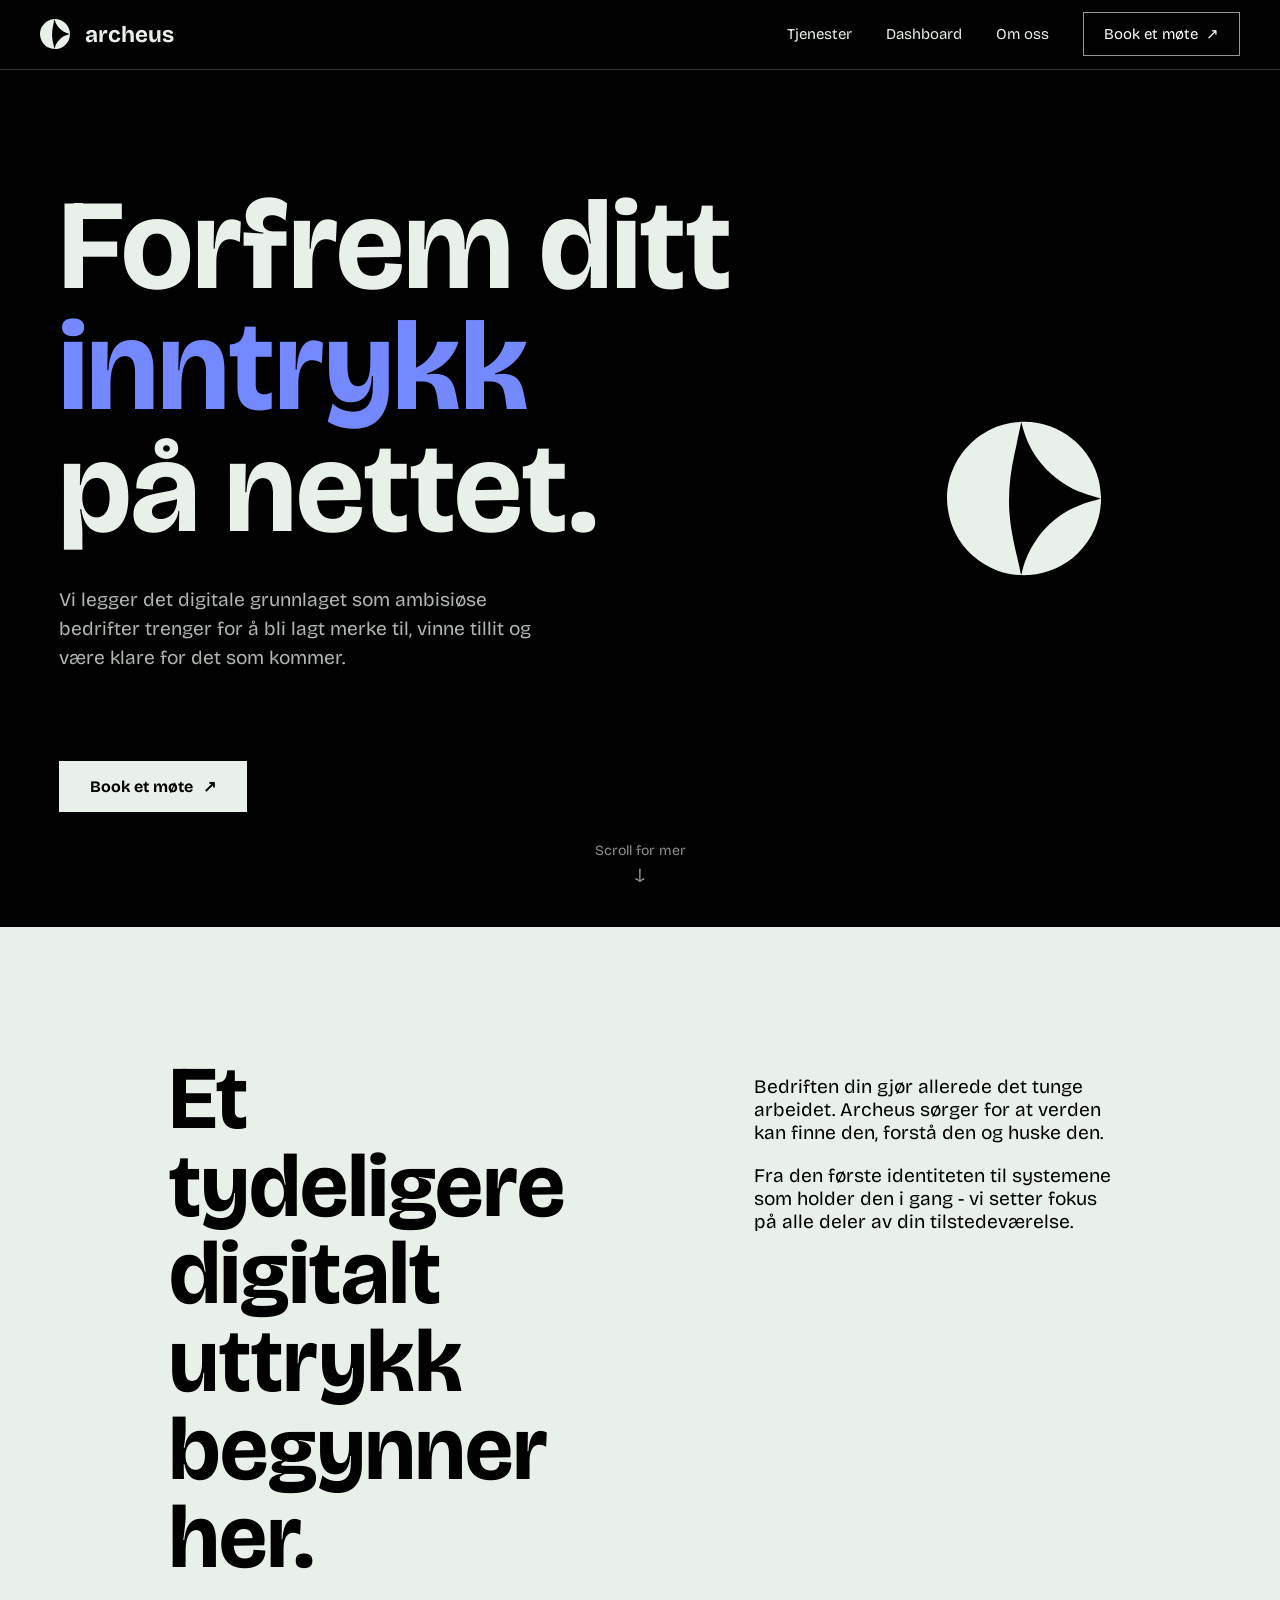
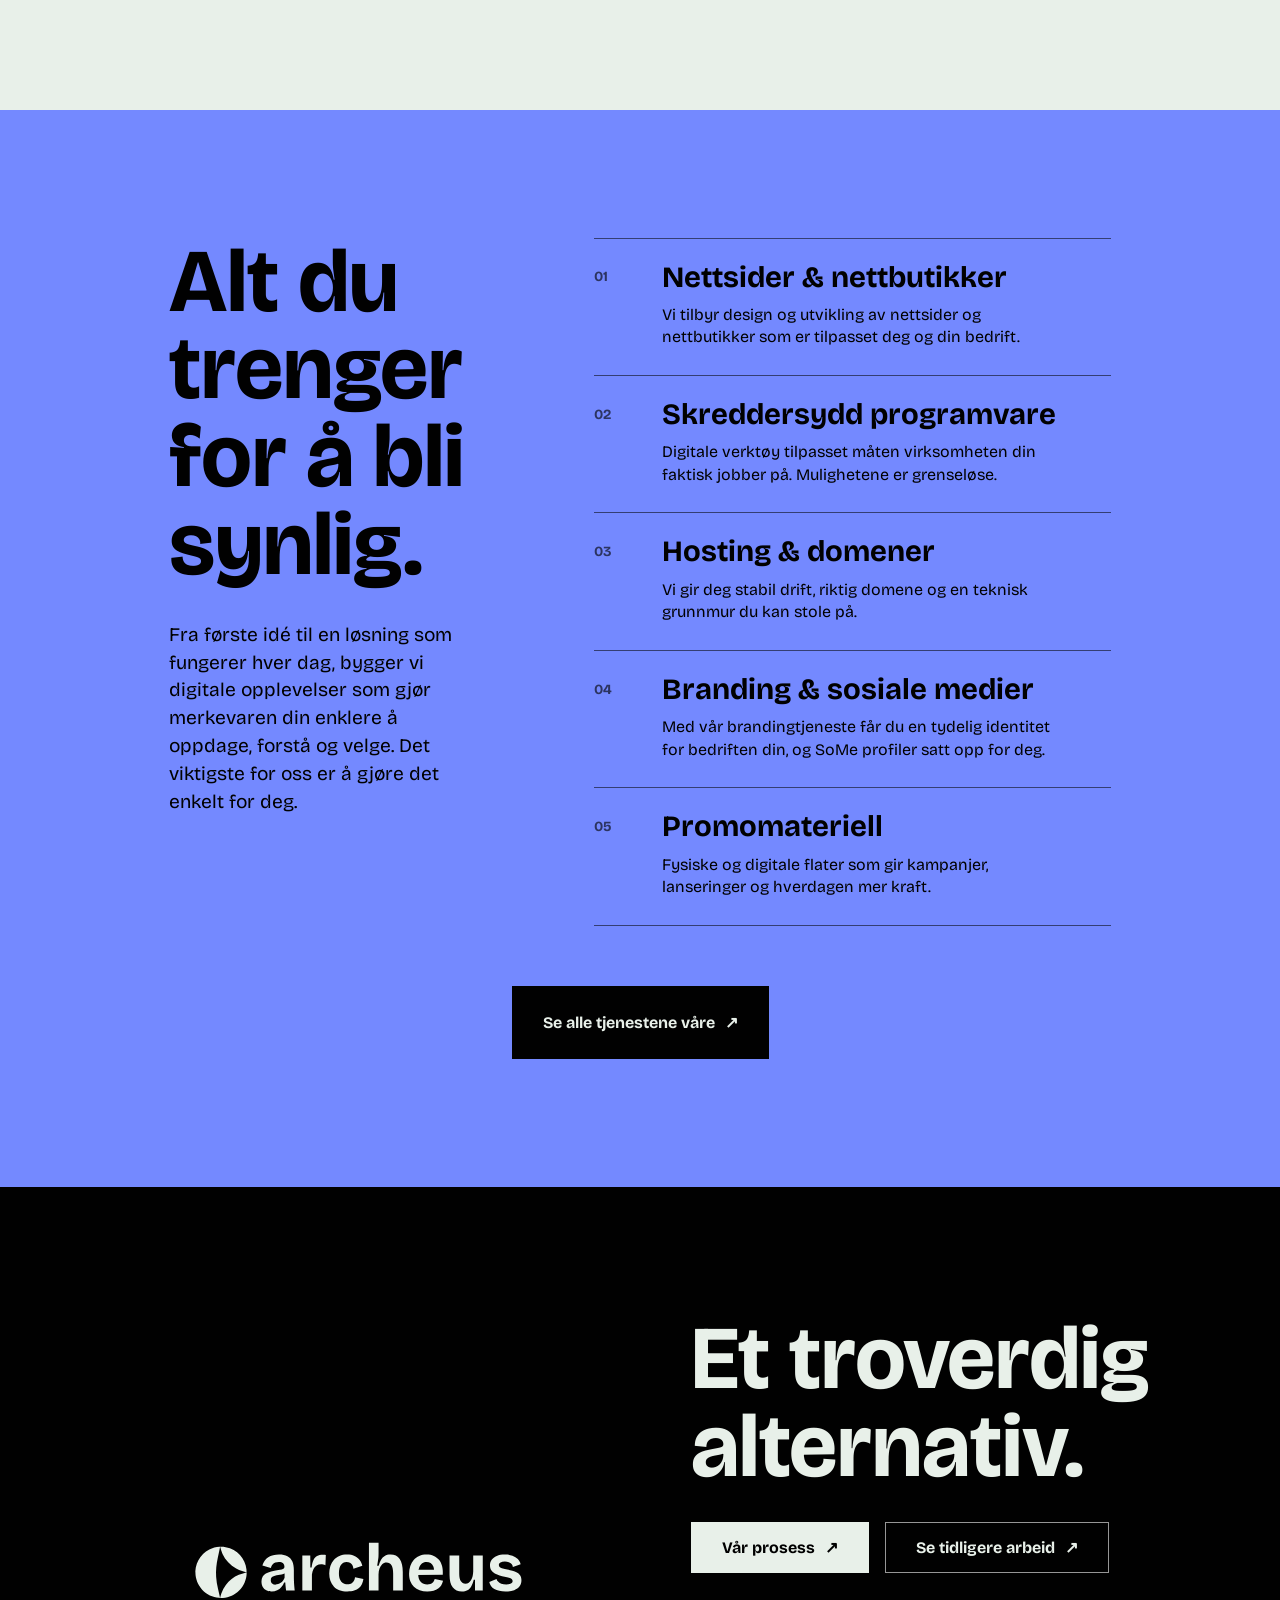
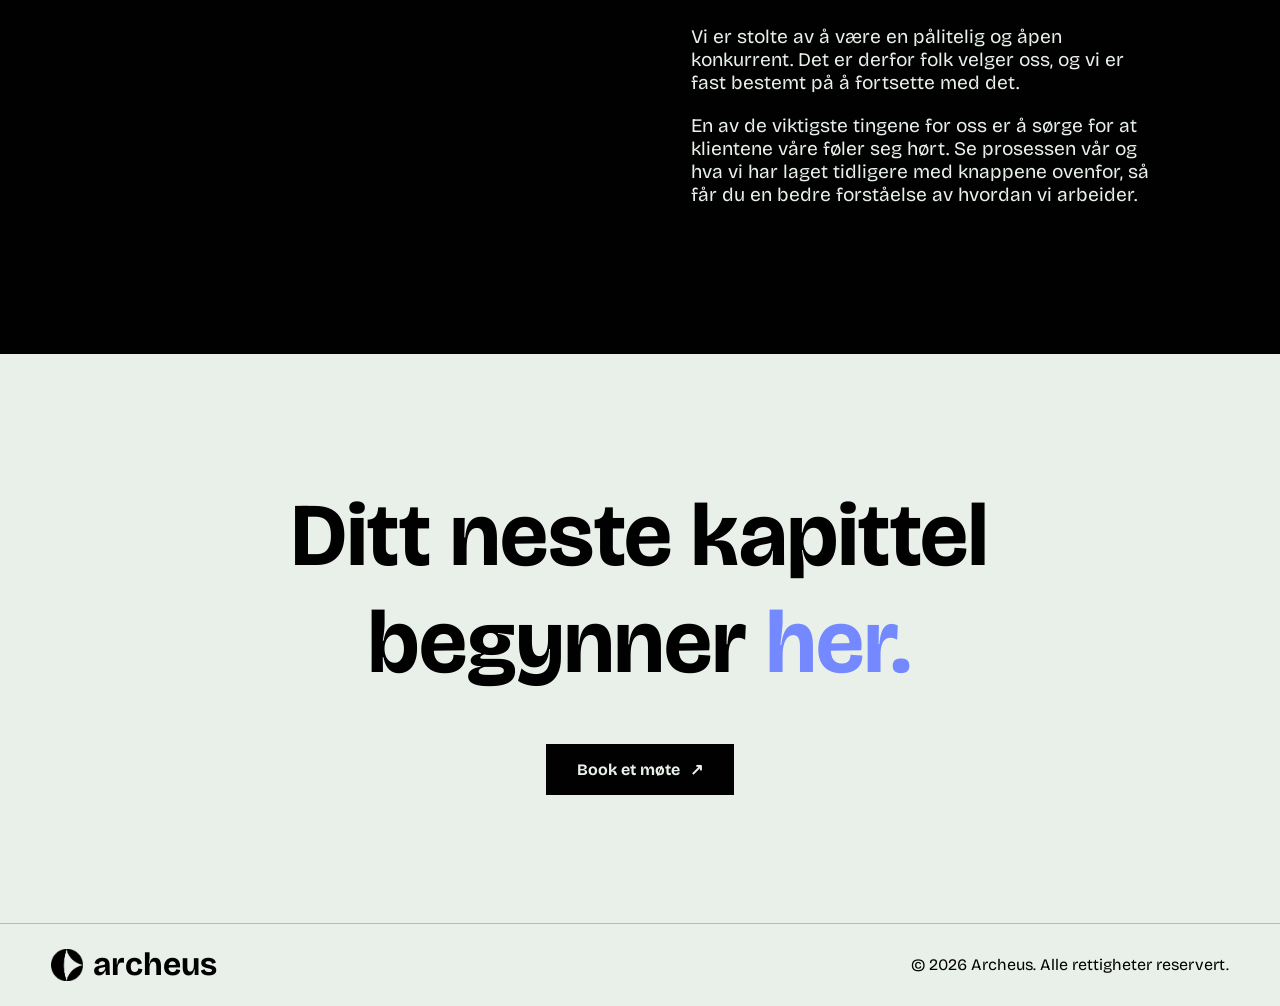
<file: index.html>
<!DOCTYPE html>
<html lang="no">
    <head>
        <meta charset="UTF-8">
        <meta name="viewport" content="width=device-width, initial-scale=1.0">
        <meta name="description" content="Vi legger det digitale grunnlaget som ambisiøse bedrifter trenger for å bli lagt merke til, vinne tillit og være klare for det som kommer.">
        <title>Archeus | Hjemmeside</title>
        <link rel="stylesheet" href="style.css">
        <link rel="apple-touch-icon" sizes="180x180" href="assets/favicon_io/apple-touch-icon.png">
        <link rel="icon" type="image/png" sizes="32x32" href="assets/favicon_io/favicon-32x32.png">
        <link rel="icon" type="image/png" sizes="16x16" href="assets/favicon_io/favicon-16x16.png">
        <link rel="manifest" href="assets/favicon_io/site.webmanifest">
        <!-- canonical + social previews. switch these to pretty URLs once the host serves them -->
        <link rel="canonical" href="https://archeus.solutions/">
        <meta property="og:type" content="website">
        <meta property="og:site_name" content="Archeus">
        <meta property="og:locale" content="nb_NO">
        <meta property="og:url" content="https://archeus.solutions/">
        <meta property="og:title" content="Archeus | Hjemmeside">
        <meta property="og:description" content="Vi legger det digitale grunnlaget som ambisiøse bedrifter trenger for å bli lagt merke til, vinne tillit og være klare for det som kommer.">
        <meta property="og:image" content="https://archeus.solutions/assets/og-image.png">
        <meta property="og:image:width" content="1200">
        <meta property="og:image:height" content="630">
        <meta property="og:image:alt" content="Archeus: Forfrem ditt inntrykk på nettet.">
        <meta name="twitter:card" content="summary_large_image">
    </head>
    <body>
        <nav>
            <div class="left-area">
                <a href="index.html" class="navbar-logo">
                    <img class="logo" src="assets/svgs/archeus-icon.svg" alt="archeus-logo">
                    <h1>archeus</h1>
                </a>
            </div>
            <div class="right-area">
                <a href="services.html">Tjenester</a>
                <a href="dashboard.html">Dashboard</a>
                <a href="about.html">Om oss</a>
                <button class="navbar-book" onclick="gotoPage('contact.html')">
                    <p href="contact.html">Book et møte<span aria-hidden="true">↗</span></p>
                </button>
            </div>
        </nav>

        <!-- Main page content is split into full-width color bands. -->
        <main>
            <!-- The section owns the background; its child only controls content width. -->
            <section id="top" class="page-section page-section--dark">
                <div class="welcome-div-container section-content">
                <div id="welcome-div">
                    <div class="welcome-text">
                        <p>Forfrem ditt</p>
                        <p id="blue">inntrykk</p>
                        <p>på nettet.</p>
                        <p id="smallText">Vi legger det digitale grunnlaget som ambisiøse bedrifter trenger for å bli lagt merke til, vinne tillit og være klare for det som kommer.</p>
                        <button id="welcome-button" onclick="gotoPage('contact.html')">
                            <p >Book et møte<span aria-hidden="true">↗</span></p>
                        </button>
                    </div>
                    <img id="landing-logo" src="assets/svgs/archeus-icon.svg" alt="logo">
                </div>
                </div>
                <a class="scroll-hint" href="#om-oss">Scroll for mer<span aria-hidden="true">↓</span></a>
            </section>

                <!-- A separate band can use its own color without exposing body edges. -->
            <section id="om-oss" class="page-section page-section--about">
                <div class="section-content about-content">
                    <!-- About content for the next homepage section. -->
                    <h2>Et tydeligere digitalt uttrykk begynner her.</h2>
                    <div class="about-copy">
                        <p>Bedriften din gjør allerede det tunge arbeidet. Archeus sørger for at verden kan finne den, forstå den og huske den.</p>
                        <p>Fra den første identiteten til systemene som holder den i gang - vi setter fokus på alle deler av din tilstedeværelse.</p>
                    </div>
                </div>
            </section>

            <!-- * Services section; broken into list items -->
            <section class="page-section page-section--services">
                <div class="section-content services-content">
                    <div class="services-intro">
                        <h2>Alt du trenger for å bli synlig.</h2>
                        <p class="services-lead">Fra første idé til en løsning som fungerer hver dag, bygger vi digitale opplevelser som gjør merkevaren din enklere å oppdage, forstå og velge. Det viktigste for oss er å gjøre det enkelt for deg.</p>
                    </div>
                    <div class="service-list" aria-label="Våre tjenester">
                        <article class="service-item">
                            <span class="service-number">01</span>
                            <div class="service-details">
                                <h3>Nettsider &amp; nettbutikker</h3>
                                <p>Vi tilbyr design og utvikling av nettsider og nettbutikker som er tilpasset deg og din bedrift.</p>
                            </div>
                        </article>
                        <article class="service-item">
                            <span class="service-number">02</span>
                            <div class="service-details">
                                <h3>Skreddersydd programvare</h3>
                                <p>Digitale verktøy tilpasset måten virksomheten din faktisk jobber på. Mulighetene er grenseløse.</p>
                            </div>
                        </article>
                        <article class="service-item">
                            <span class="service-number">03</span>
                            <div class="service-details">
                                <h3>Hosting &amp; domener</h3>
                                <p>Vi gir deg stabil drift, riktig domene og en teknisk grunnmur du kan stole på.</p>
                            </div>
                        </article>
                        <article class="service-item">
                            <span class="service-number">04</span>
                            <div class="service-details">
                                <h3>Branding &amp; sosiale medier</h3>
                                <p>Med vår brandingtjeneste får du en tydelig identitet for bedriften din, og SoMe profiler satt opp for deg.</p>
                            </div>
                        </article>
                        <article class="service-item">
                            <span class="service-number">05</span>
                            <div class="service-details">
                                <h3>Promomateriell</h3>
                                <p>Fysiske og digitale flater som gir kampanjer, lanseringer og hverdagen mer kraft.</p>
                            </div>
                        </article>
                    </div>
                </div>
                <button id="services-button" onclick="gotoPage('services.html')">
                    <p>Se alle tjenestene våre<span aria-hidden="true">↗</span></p>
                </button>
            </section>

            <!-- Process section -->
            <!-- * logo SVG is a placeholder for other companies' logos. 
             * When we have at least 3 under our belt, replace with those 3 on rotation -->
            <section class="page-section page-section--process">
                <div id="process-logos">
                    <svg id="Layer_1" data-name="Layer 1" xmlns="http://www.w3.org/2000/svg" viewBox="0 0 160 160">
                        <g>
                            <path class="cls-2" d="M49.85,87.33c-.7,0-1.31-.13-1.83-.41-.53-.27-.94-.66-1.23-1.17-.29-.51-.44-1.14-.44-1.88,0-.66.13-1.22.38-1.68.25-.46.63-.82,1.14-1.1.5-.28,1.11-.51,1.82-.7.71-.18,1.54-.35,2.5-.49.48-.08.88-.15,1.19-.22.32-.07.55-.19.71-.35.15-.16.23-.4.23-.71,0-.43-.15-.8-.46-1.11-.31-.31-.8-.46-1.48-.46-.43,0-.84.07-1.22.22s-.7.38-.97.7c-.27.32-.47.71-.59,1.19l-2.94-.9c.19-.63.45-1.18.79-1.64.34-.46.76-.85,1.25-1.17.49-.32,1.07-.55,1.71-.71s1.34-.23,2.06-.23c1.17,0,2.14.19,2.88.57.75.38,1.31.96,1.68,1.76s.56,1.82.56,3.07v2.06c0,.54.01,1.09.03,1.66.02.56.06,1.13.1,1.69.05.56.1,1.12.16,1.68h-2.99c-.05-.39-.1-.83-.15-1.34-.05-.51-.1-1.01-.13-1.5h-.39c-.23.57-.55,1.1-.95,1.59-.4.49-.89.87-1.47,1.16-.58.29-1.23.43-1.96.43ZM51.26,84.92c.28,0,.57-.05.88-.16.31-.11.6-.26.88-.45.28-.19.54-.44.79-.73.25-.29.43-.62.56-1v-1.92l.51.09c-.26.2-.58.36-.96.48-.38.12-.76.21-1.16.27s-.78.13-1.17.21c-.39.08-.73.17-1.04.29-.31.12-.55.28-.72.5-.17.22-.25.51-.25.88,0,.48.15.86.46,1.14.31.28.72.42,1.23.42Z"/>
                            <path class="cls-2" d="M60.53,87.01v-12.17h2.76l.02,4.17h.44c.12-1.05.33-1.9.63-2.55.29-.65.71-1.13,1.26-1.45.55-.32,1.22-.47,2.03-.47.12,0,.27,0,.44.02s.36.04.58.07l-.14,3.54c-.23-.11-.49-.18-.76-.22-.28-.04-.52-.06-.72-.06-.6,0-1.13.13-1.58.41s-.8.67-1.07,1.19-.45,1.16-.56,1.9v5.61h-3.34Z"/>
                            <path class="cls-2" d="M76.15,87.33c-1.05,0-1.97-.15-2.75-.45-.78-.3-1.43-.73-1.95-1.29-.52-.56-.91-1.22-1.18-1.98-.27-.76-.4-1.61-.4-2.54s.14-1.84.4-2.64c.27-.8.67-1.49,1.19-2.07.53-.58,1.17-1.03,1.95-1.36.77-.33,1.65-.49,2.64-.49s1.85.16,2.58.49c.73.32,1.33.78,1.8,1.36s.77,1.25.93,2.03l-3.08,1.02c-.06-.49-.19-.91-.39-1.25s-.47-.6-.81-.78-.74-.27-1.21-.27c-.42,0-.79.08-1.11.25s-.6.42-.83.76-.41.75-.52,1.22-.17,1.01-.17,1.61c0,.83.11,1.54.34,2.11.22.57.56,1.01,1,1.32.44.31.99.46,1.63.46s1.11-.12,1.47-.37.64-.56.82-.93c.19-.37.29-.76.32-1.18l2.92.65c-.08.6-.24,1.17-.49,1.69-.25.53-.6.98-1.05,1.38-.46.39-1.02.7-1.68.92s-1.45.32-2.36.32Z"/>
                            <path class="cls-2" d="M83.66,87.01v-16.57h3.34v3.8c0,.32-.01.65-.03.98-.02.33-.06.67-.12,1.02-.05.35-.1.7-.15,1.05-.05.36-.11.71-.19,1.07h.53c.22-.8.49-1.49.82-2.06.33-.57.76-1.01,1.29-1.32s1.19-.46,1.99-.46c1.42,0,2.49.5,3.2,1.51s1.07,2.52,1.07,4.54v6.44h-3.34v-5.91c0-1.28-.19-2.24-.58-2.87-.39-.63-.96-.95-1.71-.95-.62,0-1.12.19-1.52.56-.39.37-.7.87-.92,1.49-.22.63-.33,1.33-.35,2.1v5.58h-3.34Z"/>
                            <path class="cls-2" d="M103.93,87.33c-.99,0-1.88-.14-2.67-.42s-1.45-.68-1.99-1.21c-.54-.53-.95-1.17-1.24-1.93-.29-.76-.43-1.64-.43-2.63s.14-1.87.42-2.68c.28-.81.67-1.51,1.18-2.1s1.15-1.04,1.92-1.37c.77-.33,1.62-.49,2.55-.49s1.8.16,2.51.46c.72.31,1.32.76,1.8,1.36.48.59.83,1.33,1.07,2.19.23.87.32,1.88.25,3.04l-9.55.07v-1.81l7.62-.09-1.16.9c.09-.8.03-1.47-.19-1.99-.22-.53-.53-.92-.95-1.17-.42-.25-.87-.38-1.37-.38-.59,0-1.1.16-1.53.48s-.78.77-1.03,1.37-.38,1.31-.38,2.14c0,1.33.29,2.3.86,2.91.57.61,1.33.92,2.27.92.43,0,.8-.06,1.1-.17.3-.12.55-.27.75-.45.2-.19.36-.39.47-.62.12-.23.21-.46.29-.7l2.9.62c-.14.57-.34,1.09-.61,1.55-.27.46-.63.86-1.08,1.18-.45.32-.99.58-1.61.75-.62.18-1.36.27-2.19.27Z"/>
                            <path class="cls-2" d="M115.96,87.33c-1.42,0-2.5-.48-3.22-1.45-.73-.96-1.09-2.44-1.09-4.41v-6.63h3.36v6.21c0,1.19.18,2.08.53,2.67.35.59.9.88,1.62.88.45,0,.83-.11,1.15-.32.32-.22.59-.52.82-.92.23-.39.41-.85.53-1.37.12-.52.19-1.08.21-1.7v-5.45h3.31v12.17h-2.69v-3.8h-.44c-.23.96-.53,1.74-.88,2.35s-.8,1.06-1.32,1.34c-.53.29-1.16.43-1.9.43Z"/>
                            <path class="cls-2" d="M131.11,87.33c-.82,0-1.56-.08-2.21-.23s-1.22-.38-1.7-.67c-.48-.29-.87-.64-1.16-1.05-.29-.41-.5-.86-.6-1.36l2.53-1.07c.08.32.25.64.52.94.27.3.64.54,1.12.72.48.18,1.06.27,1.74.27s1.24-.1,1.62-.31c.39-.21.58-.51.58-.89,0-.29-.11-.52-.32-.7-.22-.17-.53-.32-.94-.44-.41-.12-.92-.25-1.52-.37-.57-.11-1.15-.25-1.74-.42-.59-.17-1.14-.39-1.66-.67-.52-.28-.93-.65-1.23-1.1-.3-.46-.45-1.03-.45-1.73,0-.74.2-1.39.59-1.94.39-.55.98-.98,1.76-1.31.78-.33,1.72-.49,2.82-.49,1,0,1.88.14,2.63.41.75.27,1.37.66,1.87,1.16.49.5.82,1.1.97,1.8l-2.69.9c-.06-.39-.21-.71-.45-.98s-.56-.48-.95-.63c-.39-.15-.85-.22-1.38-.22-.65,0-1.16.11-1.53.32-.37.22-.56.51-.56.88,0,.29.12.53.36.72.24.19.58.33,1.01.44.43.11.94.23,1.53.37.6.12,1.2.27,1.78.43.59.16,1.12.37,1.6.63s.86.6,1.14,1.03c.28.43.42,1,.42,1.69,0,.8-.21,1.5-.64,2.08s-1.05,1.03-1.87,1.33c-.82.3-1.82.45-2.99.45Z"/>
                        </g>
                        <path class="cls-1" d="M31.81,71.78c1.21-.08,2.45.1,3.58.54,3.66,1.41,6.01,4.89,5.81,8.84-.05,1.03-.3,2.05-.7,3-.45,1.09-1.15,2.07-1.99,2.89-.72.7-1.58,1.31-2.5,1.71-.98.43-2,.72-3.08.79-1.28.08-2.53-.1-3.74-.54-1.05-.38-2.01-.98-2.84-1.72-.83-.75-1.52-1.65-2.02-2.65-.46-.92-.73-1.9-.87-2.92-.48-3.7,1.52-7.24,4.78-8.96,1.09-.58,2.34-.89,3.57-.96ZM32,71.83c-.07.07-.07.2-.09.29-.05.23-.09.46-.14.69-.2.93-.38,1.86-.59,2.78-.48,2.18-.72,4.42-.57,6.66.09,1.4.33,2.75.64,4.11.17.75.35,1.5.52,2.25.04.19.13.74.21.87.08-.08.08-.32.12-.44.09-.35.19-.69.31-1.03.38-1.04.9-2.02,1.56-2.91,1.14-1.54,2.74-2.82,4.51-3.55.56-.23,1.14-.42,1.72-.59.32-.09.69-.15.98-.3-.51-.18-1.04-.31-1.56-.48-.7-.23-1.41-.5-2.06-.86-2.05-1.13-3.75-2.9-4.74-5.03-.37-.8-.61-1.62-.82-2.47Z"/>
                    </svg>
                </div>
                <div class="section-content process-content"> 
                    <h2>Et troverdig alternativ.</h2>
                    <div class="process-buttons">
                        <button id="process-button" onclick="gotoPage('process.html')">
                            <p>Vår prosess<span aria-hidden="true">↗</span></p>
                        </button>
                        <button id="portfolio-button" onclick="gotoPage('portfolio.html')">
                            <p>Se tidligere arbeid<span aria-hidden="true">↗</span></p>
                        </button>
                    </div>
                    <div class="process-copy">
                        <p>Vi er stolte av å være en pålitelig og åpen konkurrent. Det er derfor folk velger oss, og vi er fast bestemt på å fortsette med det.</p>
                        <p>En av de viktigste tingene for oss er å sørge for at klientene våre føler seg hørt. Se prosessen vår og hva vi har laget tidligere med knappene ovenfor, så får du en bedre forståelse av hvordan vi arbeider.</p>
                    </div>
                </div>
            </section>

            <!-- tagline section -->
            <section class="page-section page-section--tagline">
                <div class="section-content tagline-content">
                    <h2>Ditt neste kapittel begynner </h2>
                    <h2 id="blue">her.</h2>
                    <button id="goodbye-button" onclick="gotoPage('contact.html')">
                        <a>Book et møte<span aria-hidden="true">↗</span></a>
                    </button>
                </div>
            </section>

            <!-- TODO: designing footer -->
            <footer>
                <div class="footer-content">
                    <div class="footer-left">
                        <img src="assets/svgs/archeus-icon-dark-img.png" alt="archeus-logo">
                        <h1>archeus</h1>
                    </div>
                    <p>&copy; 2026 Archeus. Alle rettigheter reservert.</p>
                </div>
            </footer>
        </main>

        <script src="script.js"></script>
    </body>
</html>
</file>
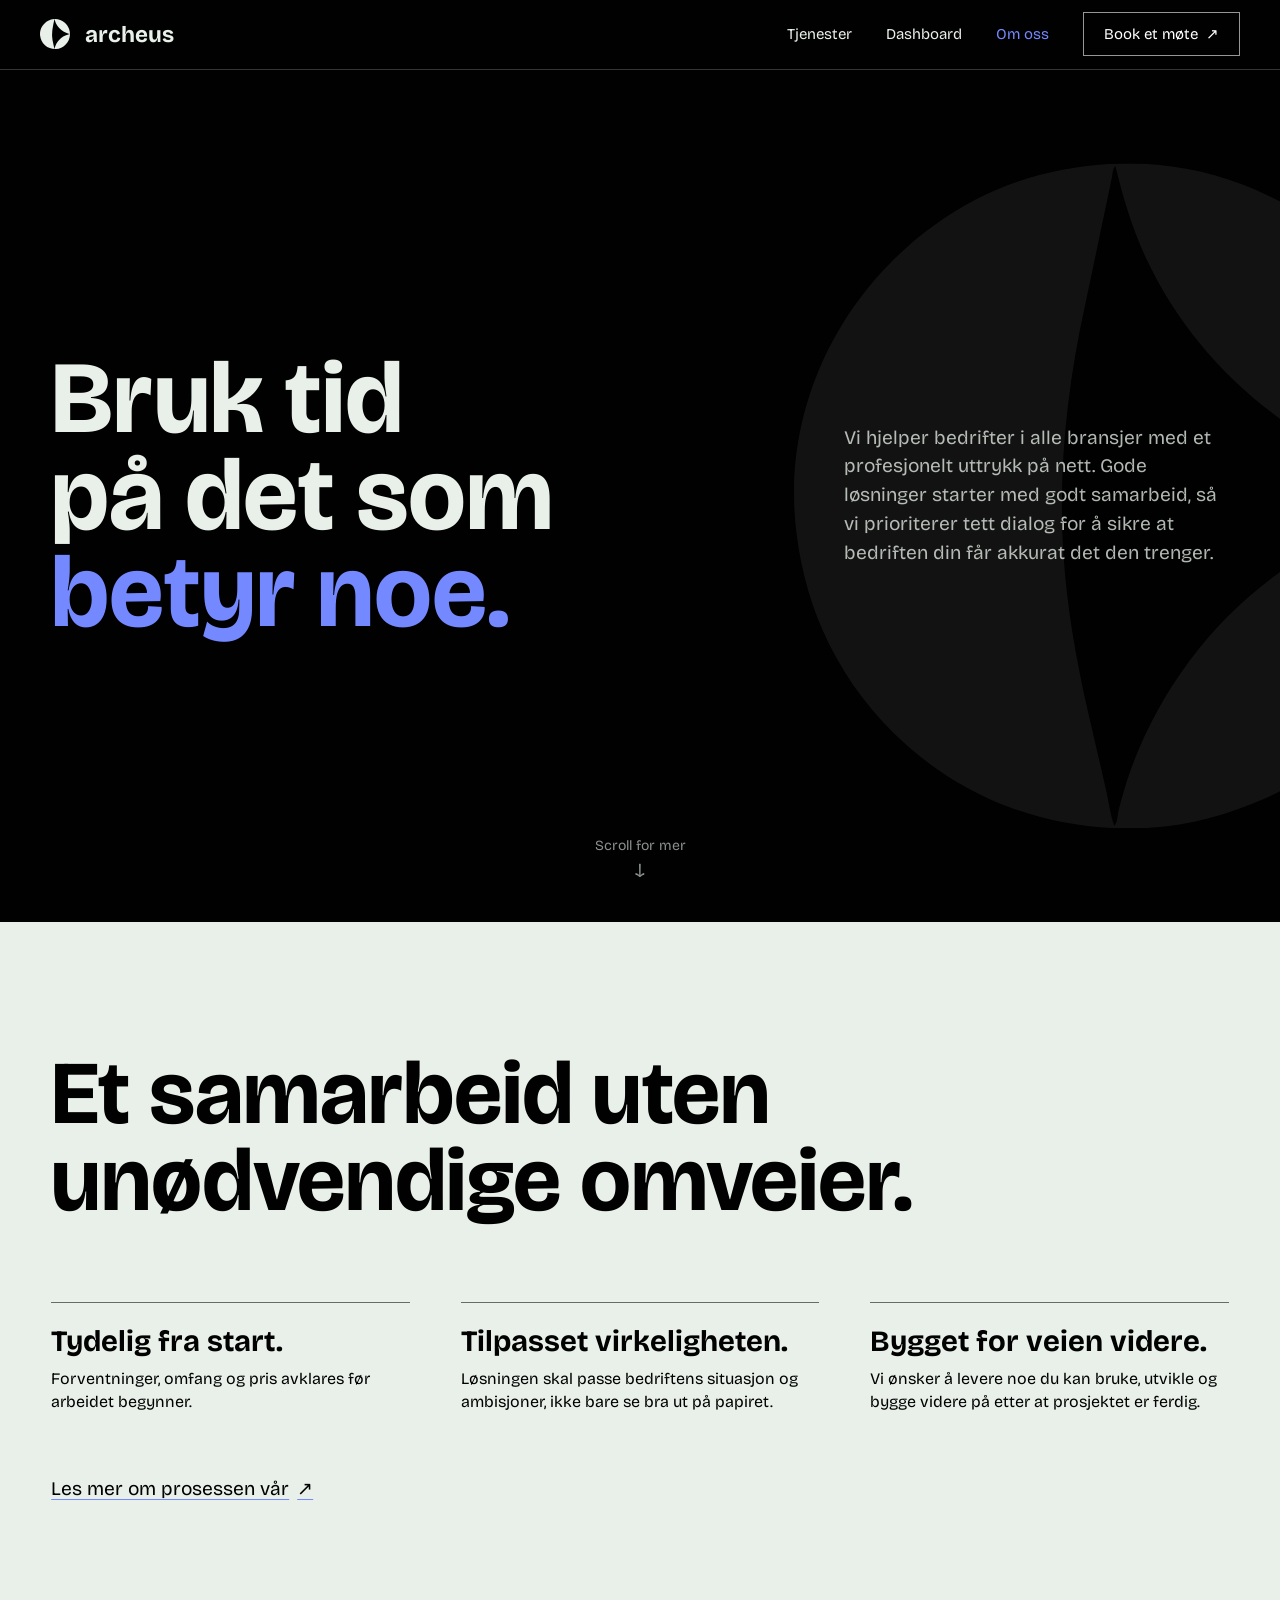
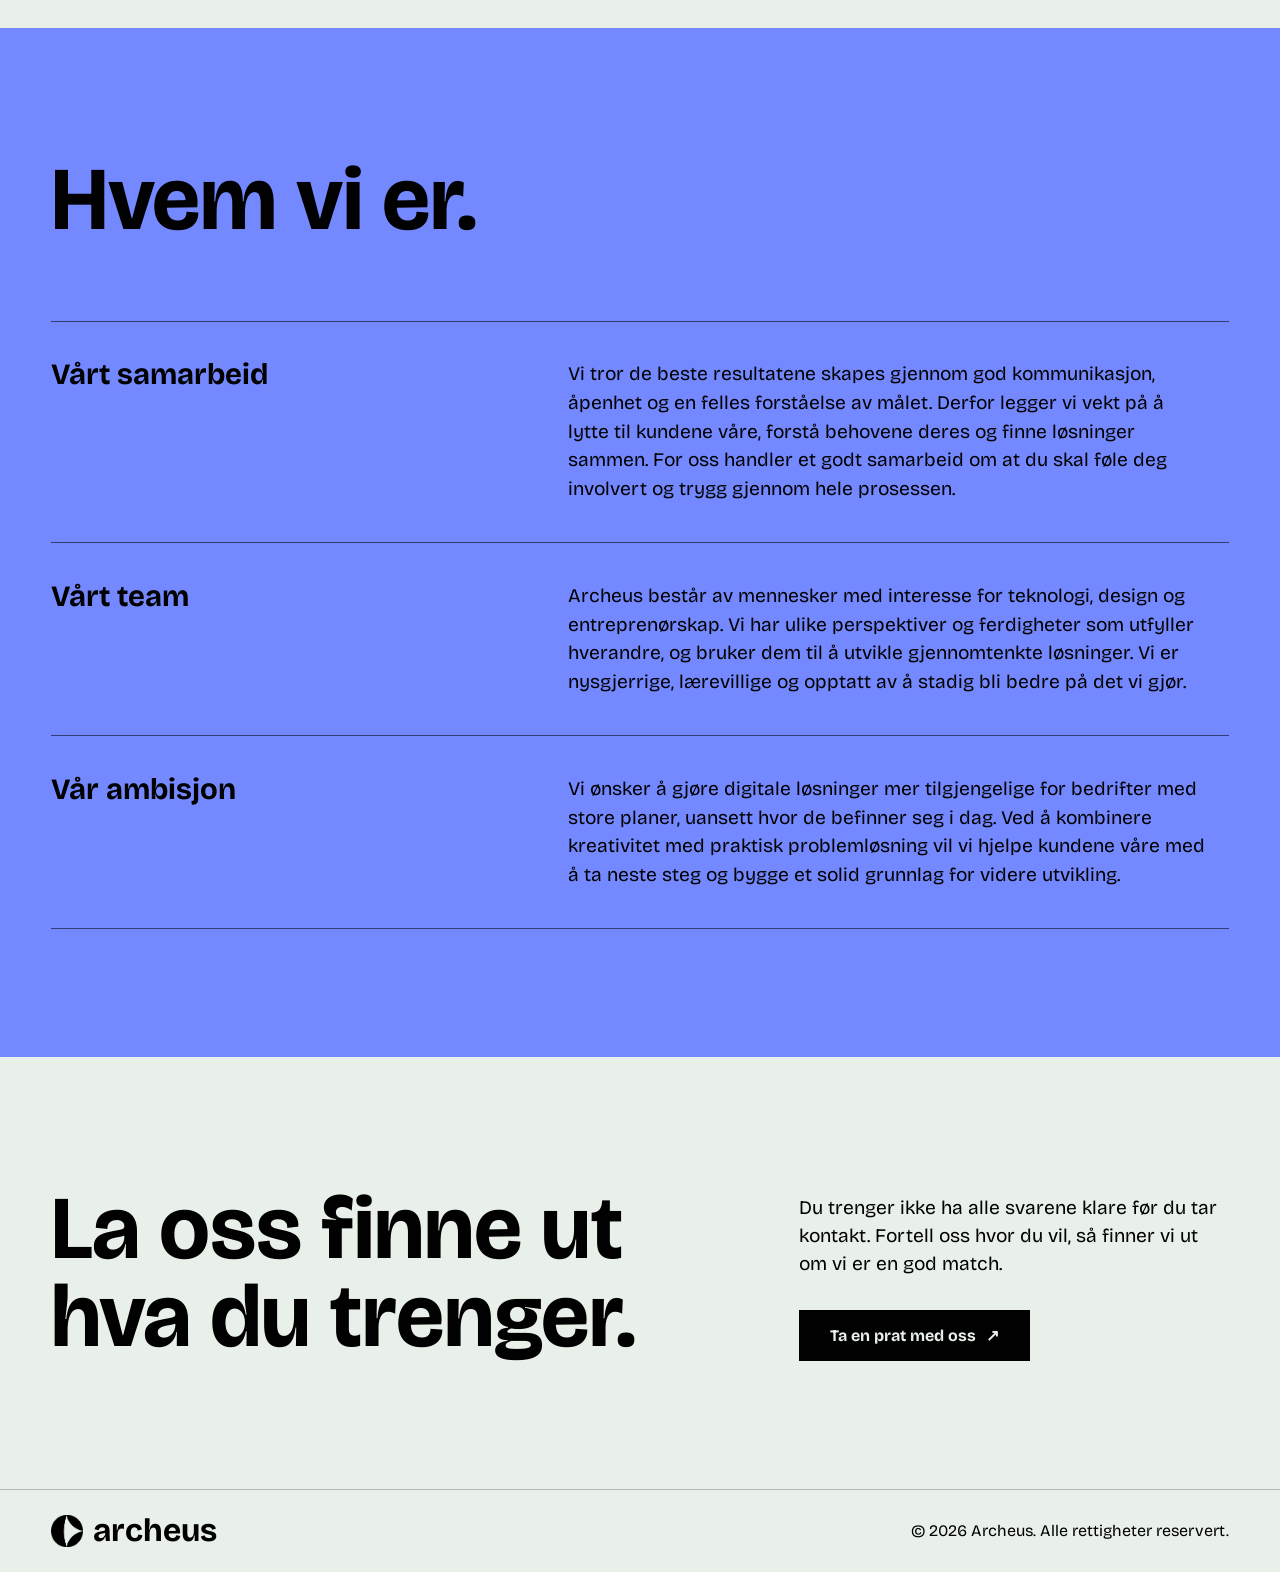
<file: about.html>
<!DOCTYPE html>
<html lang="no">
    <head>
        <meta charset="UTF-8">
        <meta name="viewport" content="width=device-width, initial-scale=1.0">
        <meta name="description" content="Vi hjelper bedrifter i alle bransjer med et profesjonelt uttrykk på nett, og vi gjør det gjennom tett samarbeid og tydelig kommunikasjon.">
        <title>Archeus | Om oss</title>
        <link rel="stylesheet" href="style.css">
        <link rel="stylesheet" href="about.css">
        <link rel="apple-touch-icon" sizes="180x180" href="assets/favicon_io/apple-touch-icon.png">
        <link rel="icon" type="image/png" sizes="32x32" href="assets/favicon_io/favicon-32x32.png">
        <link rel="icon" type="image/png" sizes="16x16" href="assets/favicon_io/favicon-16x16.png">
        <link rel="manifest" href="assets/favicon_io/site.webmanifest">
        <!-- canonical + social previews. switch these to pretty URLs once the host serves them -->
        <link rel="canonical" href="https://archeus.solutions/about.html">
        <meta property="og:type" content="website">
        <meta property="og:site_name" content="Archeus">
        <meta property="og:locale" content="nb_NO">
        <meta property="og:url" content="https://archeus.solutions/about.html">
        <meta property="og:title" content="Archeus | Om oss">
        <meta property="og:description" content="Vi hjelper bedrifter i alle bransjer med et profesjonelt uttrykk på nett, og vi gjør det gjennom tett samarbeid og tydelig kommunikasjon.">
        <meta property="og:image" content="https://archeus.solutions/assets/og-image.png">
        <meta property="og:image:width" content="1200">
        <meta property="og:image:height" content="630">
        <meta property="og:image:alt" content="Archeus: Forfrem ditt inntrykk på nettet.">
        <meta name="twitter:card" content="summary_large_image">
    </head>
    <body>
        <nav>
            <div class="left-area">
                <a href="index.html" class="navbar-logo">
                    <img class="logo" src="assets/svgs/archeus-icon.svg" alt="archeus-logo">
                    <h1>archeus</h1>
                </a>
            </div>
            <div class="right-area">
                <a href="services.html">Tjenester</a>
                <a href="dashboard.html">Dashboard</a>
                <a href="about.html" aria-current="page">Om oss</a>
                <button class="navbar-book" onclick="gotoPage('contact.html')">
                    <p href="contact.html">Book et møte<span aria-hidden="true">↗</span></p>
                </button>
            </div>
        </nav>

        <main>
            <!-- * hero; headline and lead side by side, centered in the screen.
                 * the oversized mark behind it is decoration only, so it is hidden from screen readers -->
            <section id="top" class="page-section page-section--dark about-hero">
                <img class="about-hero-mark" src="assets/svgs/archeus-icon.svg" alt="" aria-hidden="true">
                <div class="section-content about-hero-content">
                    <h1>Bruk tid<br>på det som<br><span id="blue">betyr noe.</span></h1>
                    <p class="about-hero-lead">Vi hjelper bedrifter i alle bransjer med et profesjonelt uttrykk på nett. Gode løsninger starter med godt samarbeid, så vi prioriterer tett dialog for å sikre at bedriften din får akkurat det den trenger.</p>
                </div>
                <a class="scroll-hint" href="#slik-jobber-vi">Scroll for mer<span aria-hidden="true">↓</span></a>
            </section>

            <!-- three principles -->
            <section id="slik-jobber-vi" class="page-section page-section--light">
                <div class="section-content principles-content">
                    <div class="section-intro">
                        <h2>Et samarbeid uten unødvendige omveier.</h2>
                    </div>
                    <div class="column-list">
                        <article class="column-item">
                            <h3>Tydelig fra start.</h3>
                            <p>Forventninger, omfang og pris avklares før arbeidet begynner.</p>
                        </article>
                        <article class="column-item">
                            <h3>Tilpasset virkeligheten.</h3>
                            <p>Løsningen skal passe bedriftens situasjon og ambisjoner, ikke bare se bra ut på papiret.</p>
                        </article>
                        <article class="column-item">
                            <h3>Bygget for veien videre.</h3>
                            <p>Vi ønsker å levere noe du kan bruke, utvikle og bygge videre på etter at prosjektet er ferdig.</p>
                        </article>
                    </div>
                    <p class="principles-link"><a href="process.html">Les mer om prosessen vår<span aria-hidden="true">↗</span></a></p>
                </div>
            </section>

            <!-- who we are; heading on the left, text on the right, one row per topic -->
            <section id="hvem-vi-er" class="page-section page-section--accent">
                <div class="section-content team-content">
                    <div class="section-intro">
                        <h2>Hvem vi er.</h2>
                    </div>
                    <div class="team-list">
                        <article class="team-row">
                            <h3>Vårt samarbeid</h3>
                            <p>Vi tror de beste resultatene skapes gjennom god kommunikasjon, åpenhet og en felles forståelse av målet. Derfor legger vi vekt på å lytte til kundene våre, forstå behovene deres og finne løsninger sammen. For oss handler et godt samarbeid om at du skal føle deg involvert og trygg gjennom hele prosessen.</p>
                        </article>
                        <article class="team-row">
                            <h3>Vårt team</h3>
                            <p>Archeus består av mennesker med interesse for teknologi, design og entreprenørskap. Vi har ulike perspektiver og ferdigheter som utfyller hverandre, og bruker dem til å utvikle gjennomtenkte løsninger. Vi er nysgjerrige, lærevillige og opptatt av å stadig bli bedre på det vi gjør.</p>
                        </article>
                        <article class="team-row">
                            <h3>Vår ambisjon</h3>
                            <p>Vi ønsker å gjøre digitale løsninger mer tilgjengelige for bedrifter med store planer, uansett hvor de befinner seg i dag. Ved å kombinere kreativitet med praktisk problemløsning vil vi hjelpe kundene våre med å ta neste steg og bygge et solid grunnlag for videre utvikling.</p>
                        </article>
                    </div>
                </div>
            </section>

            <!-- closing call to action -->
            <section class="page-section page-section--light">
                <div class="section-content cta-content">
                    <h2>La oss finne ut hva du trenger.</h2>
                    <div class="cta-copy">
                        <p>Du trenger ikke ha alle svarene klare før du tar kontakt. Fortell oss hvor du vil, så finner vi ut om vi er en god match.</p>
                        <button id="goodbye-button" onclick="gotoPage('contact.html')">
                            <a>Ta en prat med oss<span aria-hidden="true">↗</span></a>
                        </button>
                    </div>
                </div>
            </section>

            <footer>
                <div class="footer-content">
                    <div class="footer-left">
                        <img src="assets/svgs/archeus-icon-dark-img.png" alt="archeus-logo">
                        <h1>archeus</h1>
                    </div>
                    <p>&copy; 2026 Archeus. Alle rettigheter reservert.</p>
                </div>
            </footer>
        </main>

        <script src="script.js"></script>
    </body>
</html>
</file>
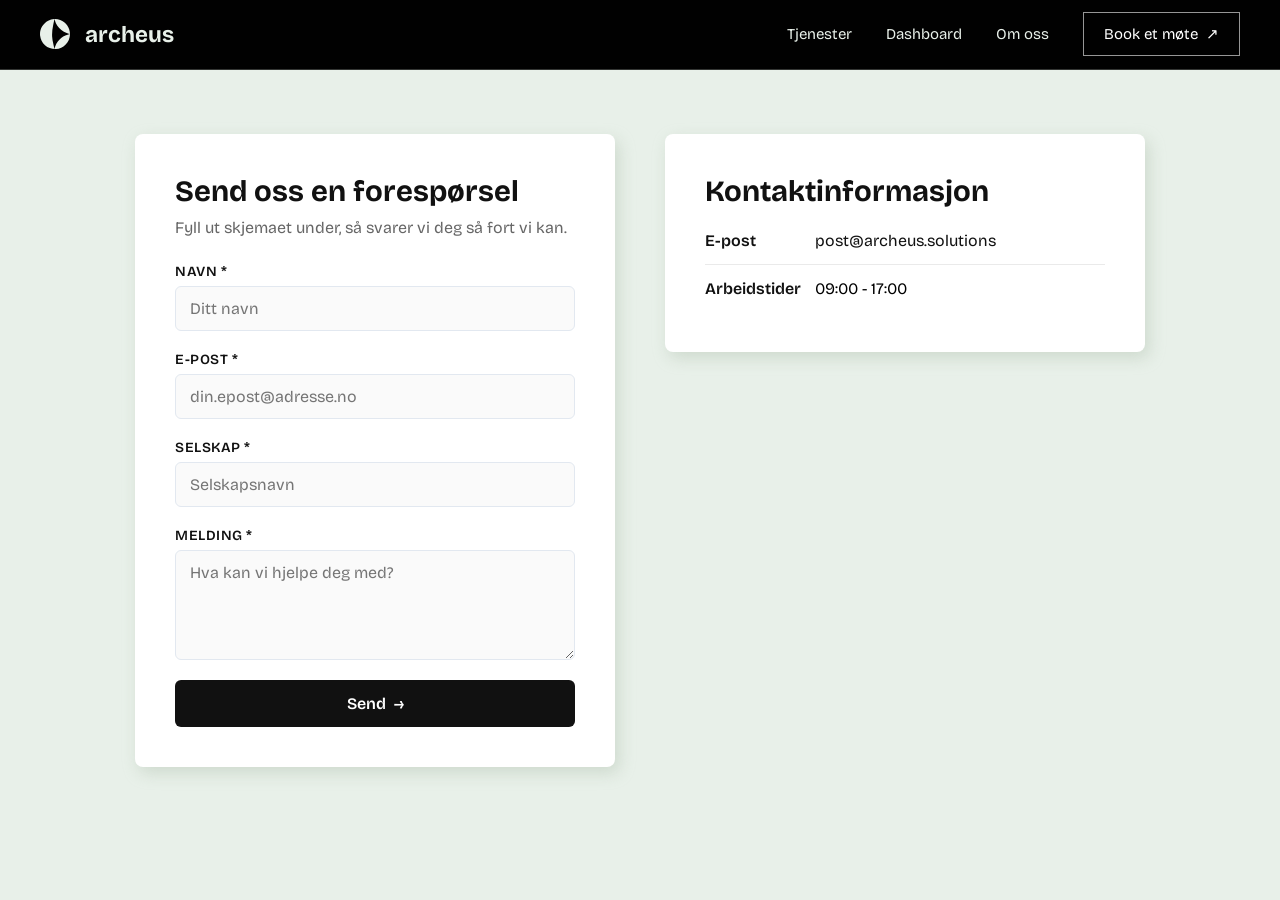
<file: contact.html>
<!DOCTYPE html>
<html lang="no">
    <head>
        <meta charset="UTF-8">
        <meta name="viewport" content="width=device-width, initial-scale=1.0">
        <meta name="description" content="Fyll ut skjemaet under, så svarer vi deg så fort vi kan.">
        <title>Archeus | Kontakt oss</title>
        <link rel="stylesheet" href="style.css">
        <link rel="stylesheet" href="contact.css">
        <link rel="apple-touch-icon" sizes="180x180" href="assets/favicon_io/apple-touch-icon.png">
        <link rel="icon" type="image/png" sizes="32x32" href="assets/favicon_io/favicon-32x32.png">
        <link rel="icon" type="image/png" sizes="16x16" href="assets/favicon_io/favicon-16x16.png">
        <link rel="manifest" href="assets/favicon_io/site.webmanifest">
        <!-- canonical + social previews. switch these to pretty URLs once the host serves them -->
        <link rel="canonical" href="https://archeus.solutions/contact.html">
        <meta property="og:type" content="website">
        <meta property="og:site_name" content="Archeus">
        <meta property="og:locale" content="nb_NO">
        <meta property="og:url" content="https://archeus.solutions/contact.html">
        <meta property="og:title" content="Archeus | Kontakt oss">
        <meta property="og:description" content="Fyll ut skjemaet under, så svarer vi deg så fort vi kan.">
        <meta property="og:image" content="https://archeus.solutions/assets/og-image.png">
        <meta property="og:image:width" content="1200">
        <meta property="og:image:height" content="630">
        <meta property="og:image:alt" content="Archeus: Forfrem ditt inntrykk på nettet.">
        <meta name="twitter:card" content="summary_large_image">
    </head>
    <body>
        <nav>
            <div class="left-area">
                <a href="index.html" class="navbar-logo">
                    <img class="logo" src="assets/svgs/archeus-icon.svg" alt="archeus-logo">
                    <h1>archeus</h1>
                </a>
            </div>
            <div class="right-area">
                <a href="services.html">Tjenester</a>
                <a href="dashboard.html">Dashboard</a>
                <a href="about.html">Om oss</a>
                <button class="navbar-book" onclick="gotoPage('contact.html')">
                    <p href="contact.html">Book et møte<span aria-hidden="true">↗</span></p>
                </button>
            </div>
        </nav>

        <div class="content-wrapper">
            <!-- E-post boksen -->
            <div id="crm-card">
                <div id="crm-card-header">
                    <h1>Send oss en forespørsel</h1>
                    <p class="crm-card-description">Fyll ut skjemaet under, så svarer vi deg så fort vi kan.</p>
                </div>

                <form action="https://api.staticforms.dev/submit" method="POST" id="contact-form">
                    <input type="hidden" name="apiKey" value="sf_447a76f338736ace150c388b">
                    <input type="hidden" name="redirectTo" value="https://archeus.solutions/thanks.html">
                    
                    <div class="form-group">
                        <label for="name">Navn *</label>
                        <input type="text" id="name" name="name" required placeholder="Ditt navn">
                    </div>

                    <div class="form-group">
                        <label for="email">E-post *</label>
                        <input type="email" id="email" name="email" required placeholder="din.epost@adresse.no">
                    </div>

                    <div class="form-group">
                        <label for="company">Selskap *</label>
                        <input type="text" id="company" name="company" required placeholder="Selskapsnavn">
                    </div>

                    <div class="form-group">
                        <label for="message">Melding *</label>
                        <textarea id="message" name="message" required placeholder="Hva kan vi hjelpe deg med?"></textarea>
                    </div>

                    <button type="submit" class="submit-btn">
                        <span>Send</span>
                        <span aria-hidden="true">→</span>
                    </button>

                </form> 
            </div>

            <!-- Informasjonskortet -->
            <div id="contact-card">
                <div id="contact-card-header">
                    <h1>Kontaktinformasjon</h1>
                </div>
                
                <!-- Row 1: E-post -->
                <div class="info-row">
                    <p class="label">E-post</p>
                    <p class="value"><a href="mailto:post@archeus.solutions">post@archeus.solutions</a></p>
                </div>

                <!-- Row 2: Arbeidstider -->
                <div class="info-row">
                    <p class="label">Arbeidstider</p>
                    <p class="value">09:00 - 17:00</p>
                </div>
            </div>
        </div>
        
        <script src="script.js"></script>
    </body>
</html>
</file>
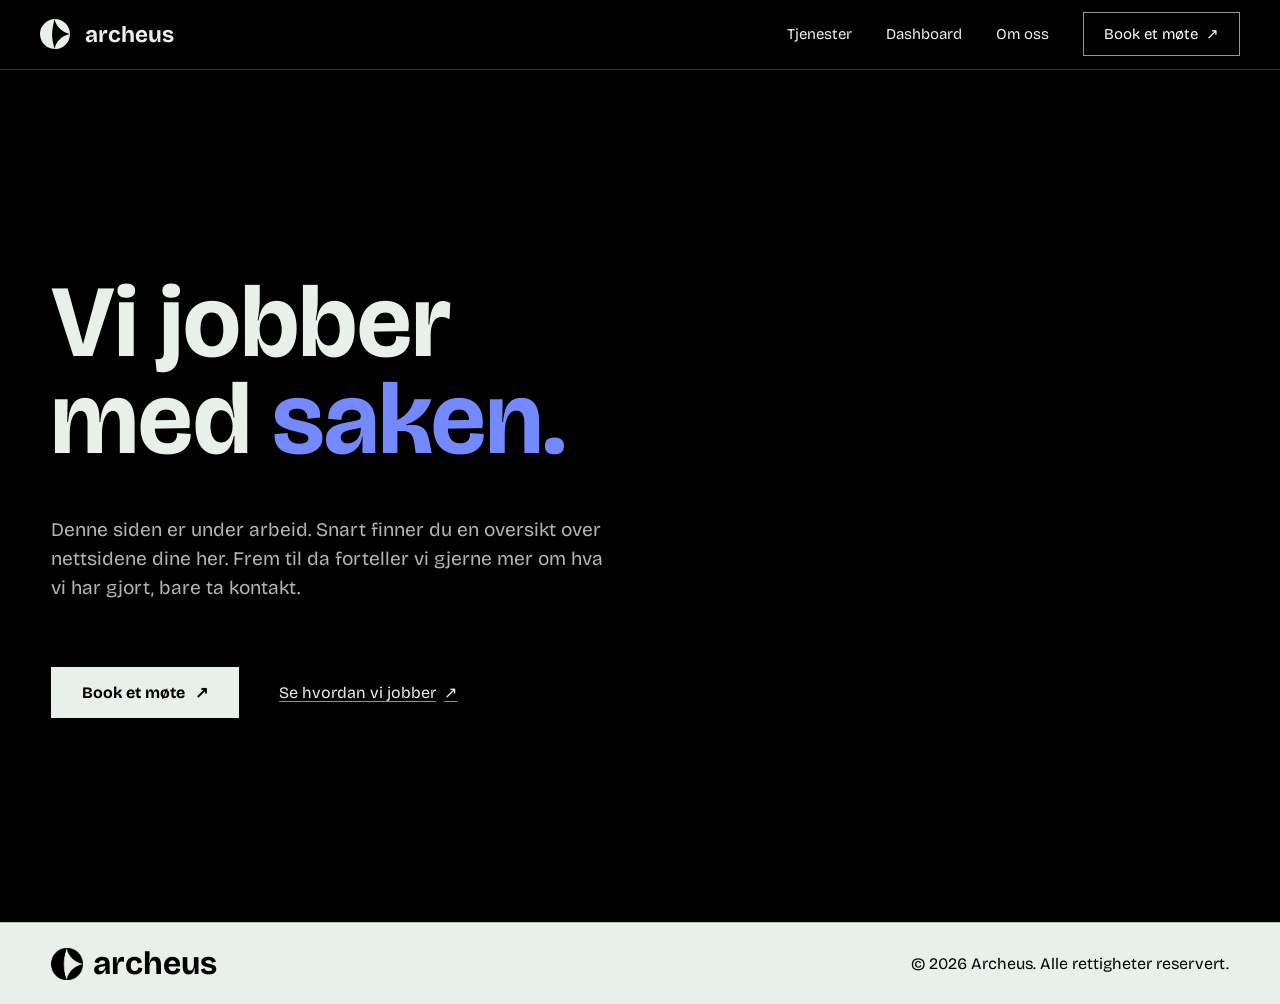
<file: dashboard.html>
<!DOCTYPE html>
<html lang="no">
    <head>
        <meta charset="UTF-8">
        <meta name="viewport" content="width=device-width, initial-scale=1.0">
        <!-- placeholder page, kept out of search results until there is work to show -->
        <meta name="robots" content="noindex">
        <meta name="description" content="Her kommer et utvalg av prosjektene vi har jobbet med.">
        <title>Archeus | Dashboard</title>
        <link rel="stylesheet" href="style.css">
        <link rel="stylesheet" href="portfolio.css">
        <link rel="apple-touch-icon" sizes="180x180" href="assets/favicon_io/apple-touch-icon.png">
        <link rel="icon" type="image/png" sizes="32x32" href="assets/favicon_io/favicon-32x32.png">
        <link rel="icon" type="image/png" sizes="16x16" href="assets/favicon_io/favicon-16x16.png">
        <link rel="manifest" href="assets/favicon_io/site.webmanifest">
    </head>
    <body>
        <nav>
            <div class="left-area">
                <a href="index.html" class="navbar-logo">
                    <img class="logo" src="assets/svgs/archeus-icon.svg" alt="archeus-logo">
                    <h1>archeus</h1>
                </a>
            </div>
            <div class="right-area">
                <a href="services.html">Tjenester</a>
                <a href="dashboard.html">Dashboard</a>
                <a href="about.html">Om oss</a>
                <button class="navbar-book" onclick="gotoPage('contact.html')">
                    <p href="contact.html">Book et møte<span aria-hidden="true">↗</span></p>
                </button>
            </div>
        </nav>

        <main>
            <!-- * work in progress; one screen with the message and a way onwards.
                 * replace with the real portfolio once there are projects to show -->
            <section id="top" class="page-section page-section--dark portfolio-hero">
                <div class="section-content portfolio-content">
                    <h1>Vi jobber<br>med <span id="blue">saken.</span></h1>
                    <p class="portfolio-lead">Denne siden er under arbeid. Snart finner du en oversikt over nettsidene dine her. Frem til da forteller vi gjerne mer om hva vi har gjort, bare ta kontakt.</p>
                    <div class="portfolio-actions">
                        <button id="start-button" onclick="gotoPage('contact.html')">
                            <p>Book et møte<span aria-hidden="true">↗</span></p>
                        </button>
                        <a class="portfolio-link" href="process.html">Se hvordan vi jobber<span aria-hidden="true">↗</span></a>
                    </div>
                </div>
            </section>

            <footer>
                <div class="footer-content">
                    <div class="footer-left">
                        <img src="assets/svgs/archeus-icon-dark-img.png" alt="archeus-logo">
                        <h1>archeus</h1>
                    </div>
                    <p>&copy; 2026 Archeus. Alle rettigheter reservert.</p>
                </div>
            </footer>
        </main>

        <script src="script.js"></script>
    </body>
</html>
</file>
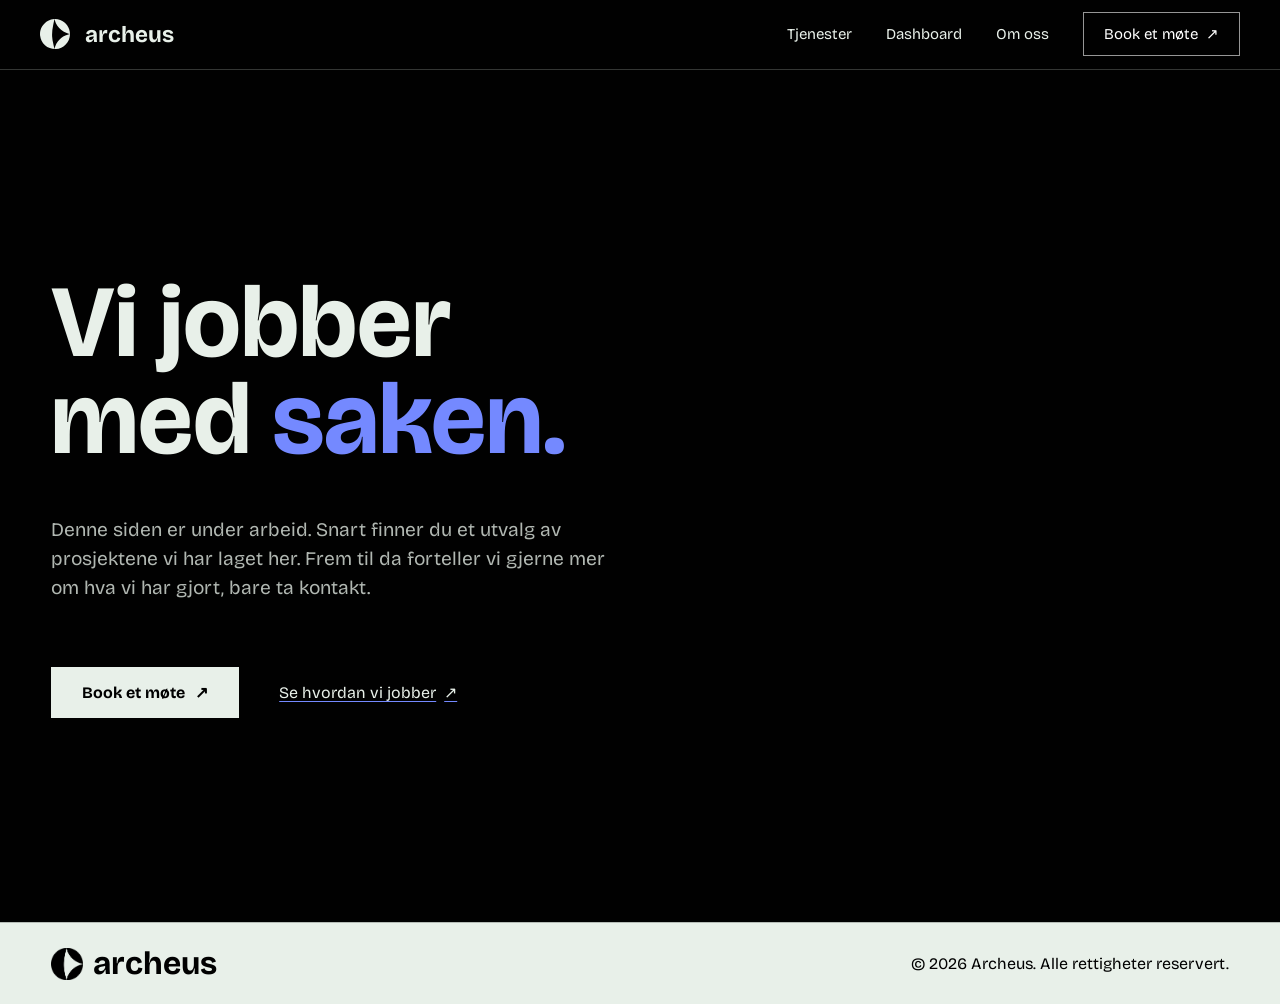
<file: portfolio.html>
<!DOCTYPE html>
<html lang="no">
    <head>
        <meta charset="UTF-8">
        <meta name="viewport" content="width=device-width, initial-scale=1.0">
        <!-- placeholder page, kept out of search results until there is work to show -->
        <meta name="robots" content="noindex">
        <meta name="description" content="Her kommer et utvalg av prosjektene vi har jobbet med.">
        <title>Archeus | Tidligere arbeid</title>
        <link rel="stylesheet" href="style.css">
        <link rel="stylesheet" href="portfolio.css">
        <link rel="apple-touch-icon" sizes="180x180" href="assets/favicon_io/apple-touch-icon.png">
        <link rel="icon" type="image/png" sizes="32x32" href="assets/favicon_io/favicon-32x32.png">
        <link rel="icon" type="image/png" sizes="16x16" href="assets/favicon_io/favicon-16x16.png">
        <link rel="manifest" href="assets/favicon_io/site.webmanifest">
    </head>
    <body>
        <nav>
            <div class="left-area">
                <a href="index.html" class="navbar-logo">
                    <img class="logo" src="assets/svgs/archeus-icon.svg" alt="archeus-logo">
                    <h1>archeus</h1>
                </a>
            </div>
            <div class="right-area">
                <a href="services.html">Tjenester</a>
                <a href="dashboard.html">Dashboard</a>
                <a href="about.html">Om oss</a>
                <button class="navbar-book" onclick="gotoPage('contact.html')">
                    <p href="contact.html">Book et møte<span aria-hidden="true">↗</span></p>
                </button>
            </div>
        </nav>

        <main>
            <!-- * work in progress; one screen with the message and a way onwards.
                 * replace with the real portfolio once there are projects to show -->
            <section id="top" class="page-section page-section--dark portfolio-hero">
                <div class="section-content portfolio-content">
                    <h1>Vi jobber<br>med <span id="blue">saken.</span></h1>
                    <p class="portfolio-lead">Denne siden er under arbeid. Snart finner du et utvalg av prosjektene vi har laget her. Frem til da forteller vi gjerne mer om hva vi har gjort, bare ta kontakt.</p>
                    <div class="portfolio-actions">
                        <button id="start-button" onclick="gotoPage('contact.html')">
                            <p>Book et møte<span aria-hidden="true">↗</span></p>
                        </button>
                        <a class="portfolio-link" href="process.html">Se hvordan vi jobber<span aria-hidden="true">↗</span></a>
                    </div>
                </div>
            </section>

            <footer>
                <div class="footer-content">
                    <div class="footer-left">
                        <img src="assets/svgs/archeus-icon-dark-img.png" alt="archeus-logo">
                        <h1>archeus</h1>
                    </div>
                    <p>&copy; 2026 Archeus. Alle rettigheter reservert.</p>
                </div>
            </footer>
        </main>

        <script src="script.js"></script>
    </body>
</html>
</file>
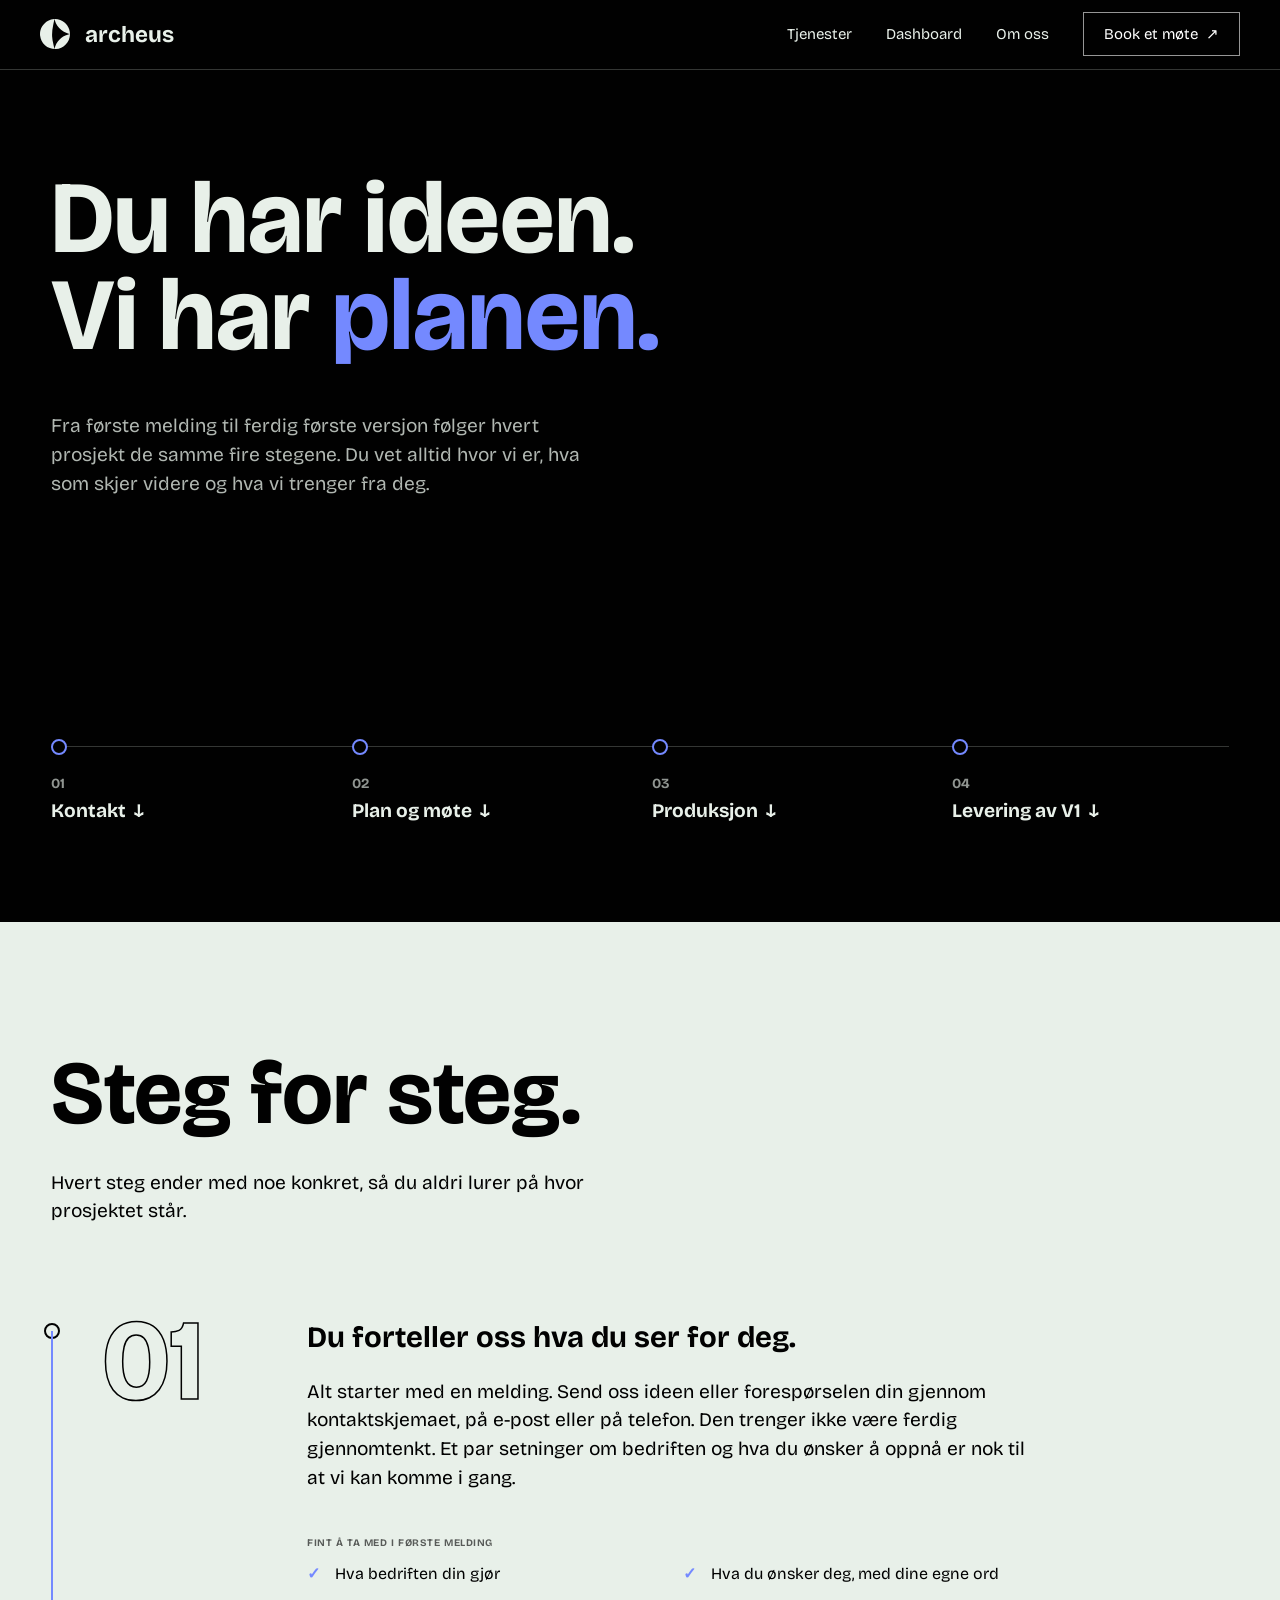
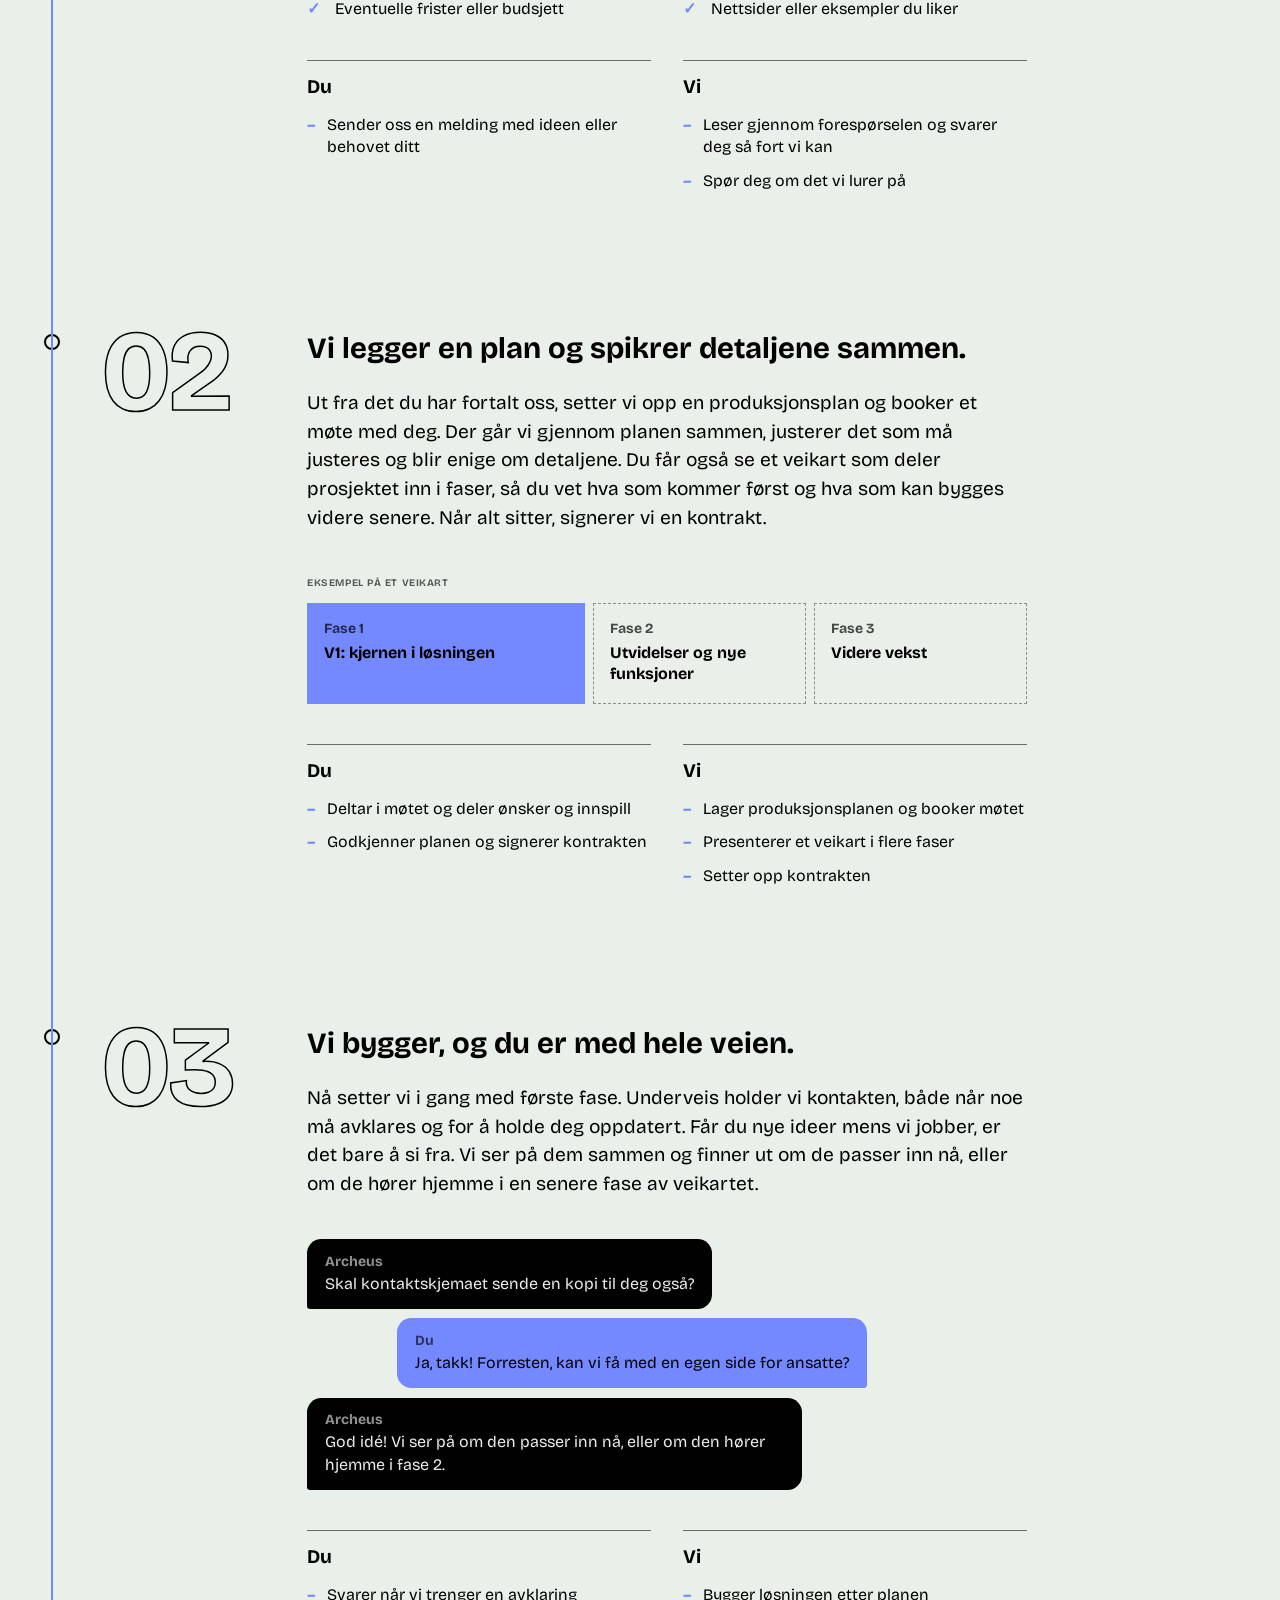
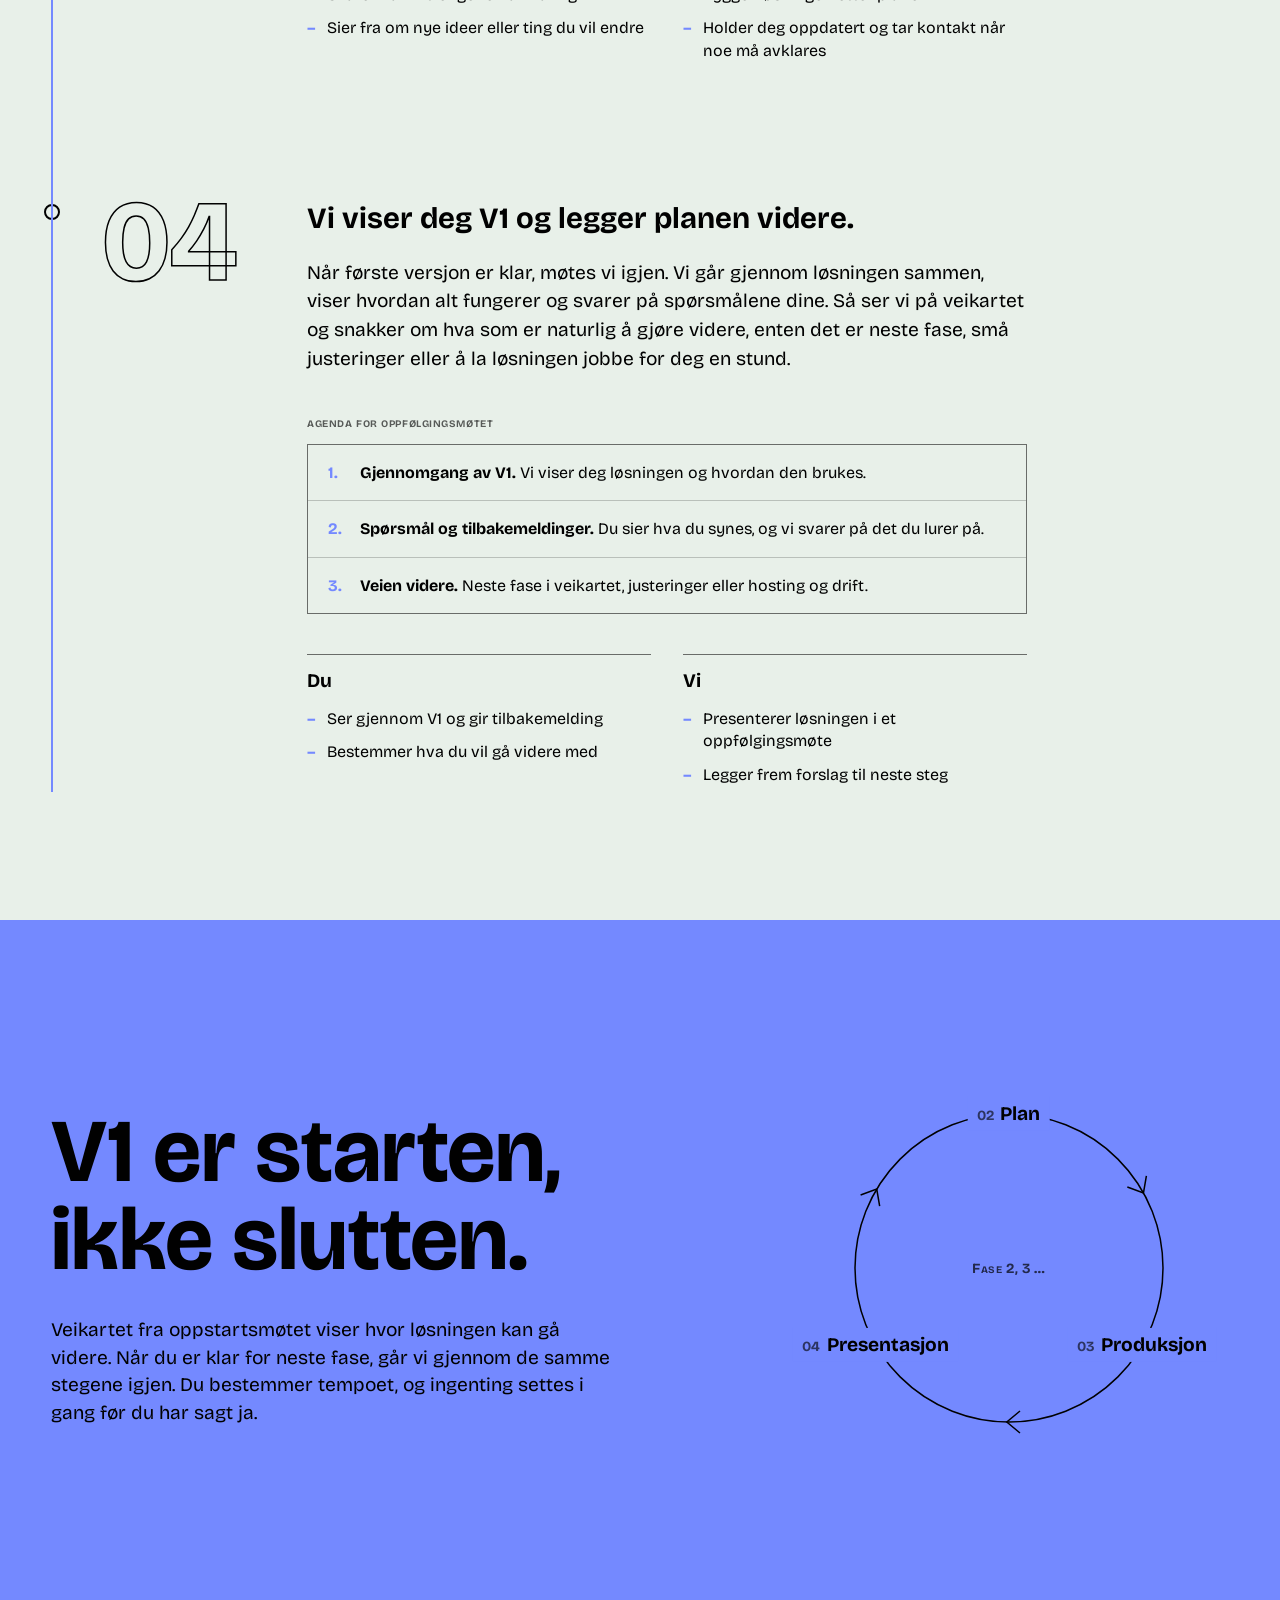
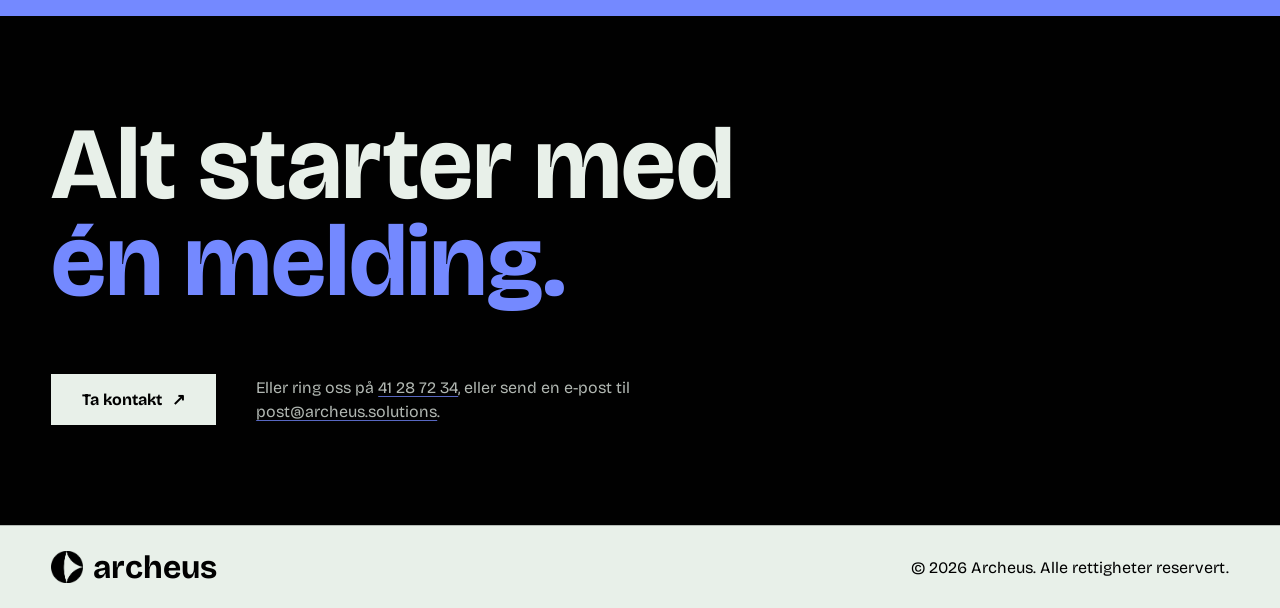
<file: process.html>
<!DOCTYPE html>
<html lang="no">
    <head>
        <meta charset="UTF-8">
        <meta name="viewport" content="width=device-width, initial-scale=1.0">
        <meta name="description" content="Slik jobber vi: fire steg fra første melding til ferdig V1, med en tydelig plan, signert kontrakt og jevnlig kontakt underveis.">
        <title>Archeus | Vår prosess</title>
        <link rel="stylesheet" href="style.css">
        <link rel="stylesheet" href="process.css">
        <link rel="apple-touch-icon" sizes="180x180" href="assets/favicon_io/apple-touch-icon.png">
        <link rel="icon" type="image/png" sizes="32x32" href="assets/favicon_io/favicon-32x32.png">
        <link rel="icon" type="image/png" sizes="16x16" href="assets/favicon_io/favicon-16x16.png">
        <link rel="manifest" href="assets/favicon_io/site.webmanifest">
        <!-- canonical + social previews. switch these to pretty URLs once the host serves them -->
        <link rel="canonical" href="https://archeus.solutions/process.html">
        <meta property="og:type" content="website">
        <meta property="og:site_name" content="Archeus">
        <meta property="og:locale" content="nb_NO">
        <meta property="og:url" content="https://archeus.solutions/process.html">
        <meta property="og:title" content="Archeus | Vår prosess">
        <meta property="og:description" content="Slik jobber vi: fire steg fra første melding til ferdig V1, med en tydelig plan, signert kontrakt og jevnlig kontakt underveis.">
        <meta property="og:image" content="https://archeus.solutions/assets/og-image.png">
        <meta property="og:image:width" content="1200">
        <meta property="og:image:height" content="630">
        <meta property="og:image:alt" content="Archeus: Forfrem ditt inntrykk på nettet.">
        <meta name="twitter:card" content="summary_large_image">
    </head>
    <body>
        <nav>
            <div class="left-area">
                <a href="index.html" class="navbar-logo">
                    <img class="logo" src="assets/svgs/archeus-icon.svg" alt="archeus-logo">
                    <h1>archeus</h1>
                </a>
            </div>
            <div class="right-area">
                <a href="services.html">Tjenester</a>
                <a href="dashboard.html">Dashboard</a>
                <a href="about.html">Om oss</a>
                <button class="navbar-book" onclick="gotoPage('contact.html')">
                    <p href="contact.html">Book et møte<span aria-hidden="true">↗</span></p>
                </button>
            </div>
        </nav>

        <main>
            <!-- * hero; headline at the top, the four steps laid out as a route along the bottom.
                 * the route doubles as the overview and the in-page links, so there is no separate scroll hint -->
            <section id="top" class="page-section page-section--dark process-hero">
                <div class="section-content process-hero-content">
                    <h1>Du har ideen.<br>Vi har <span id="blue">planen.</span></h1>
                    <p class="process-hero-lead">Fra første melding til ferdig første versjon følger hvert prosjekt de samme fire stegene. Du vet alltid hvor vi er, hva som skjer videre og hva vi trenger fra deg.</p>
                </div>
                <ol class="section-content route" aria-label="Prosessen i korte trekk">
                    <li><a href="#steg-1"><span class="route-number">01</span><span class="route-title">Kontakt<span aria-hidden="true">↓</span></span></a></li>
                    <li><a href="#steg-2"><span class="route-number">02</span><span class="route-title">Plan og møte<span aria-hidden="true">↓</span></span></a></li>
                    <li><a href="#steg-3"><span class="route-number">03</span><span class="route-title">Produksjon<span aria-hidden="true">↓</span></span></a></li>
                    <li><a href="#steg-4"><span class="route-number">04</span><span class="route-title">Levering av V1<span aria-hidden="true">↓</span></span></a></li>
                </ol>
            </section>

            <!-- * the steps as a timeline. the rail on the left fills up as you scroll (process.css),
                 * each step has who-does-what, what you have when it's done, and one illustration -->
            <section id="steg" class="page-section page-section--light">
                <div class="section-content steps-content">
                    <div class="section-intro steps-intro">
                        <h2>Steg for steg.</h2>
                        <p>Hvert steg ender med noe konkret, så du aldri lurer på hvor prosjektet står.</p>
                    </div>

                    <ol class="steps">
                        <li id="steg-1" class="step">
                            <span class="step-number" aria-hidden="true">01</span>
                            <div class="step-body">
                                <h3>Du forteller oss hva du ser for deg.</h3>
                                <p class="step-lead">Alt starter med en melding. Send oss ideen eller forespørselen din gjennom kontaktskjemaet, på e-post eller på telefon. Den trenger ikke være ferdig gjennomtenkt. Et par setninger om bedriften og hva du ønsker å oppnå er nok til at vi kan komme i gang.</p>

                                <figure class="tips">
                                    <figcaption>fint å ta med i første melding</figcaption>
                                    <ul>
                                        <li>Hva bedriften din gjør</li>
                                        <li>Hva du ønsker deg, med dine egne ord</li>
                                        <li>Eventuelle frister eller budsjett</li>
                                        <li>Nettsider eller eksempler du liker</li>
                                    </ul>
                                </figure>

                                <div class="step-roles">
                                    <div class="step-role">
                                        <h4>Du</h4>
                                        <ul>
                                            <li>Sender oss en melding med ideen eller behovet ditt</li>
                                        </ul>
                                    </div>
                                    <div class="step-role">
                                        <h4>Vi</h4>
                                        <ul>
                                            <li>Leser gjennom forespørselen og svarer deg så fort vi kan</li>
                                            <li>Spør deg om det vi lurer på</li>
                                        </ul>
                                    </div>
                                </div>
                            </div>
                        </li>

                        <li id="steg-2" class="step">
                            <span class="step-number" aria-hidden="true">02</span>
                            <div class="step-body">
                                <h3>Vi legger en plan og spikrer detaljene sammen.</h3>
                                <p class="step-lead">Ut fra det du har fortalt oss, setter vi opp en produksjonsplan og booker et møte med deg. Der går vi gjennom planen sammen, justerer det som må justeres og blir enige om detaljene. Du får også se et veikart som deler prosjektet inn i faser, så du vet hva som kommer først og hva som kan bygges videre senere. Når alt sitter, signerer vi en kontrakt.</p>

                                <figure class="roadmap">
                                    <figcaption>eksempel på et veikart</figcaption>
                                    <ol>
                                        <li class="is-current">
                                            <span class="phase-label">Fase 1</span>
                                            <span class="phase-name">V1: kjernen i løsningen</span>
                                        </li>
                                        <li>
                                            <span class="phase-label">Fase 2</span>
                                            <span class="phase-name">Utvidelser og nye funksjoner</span>
                                        </li>
                                        <li>
                                            <span class="phase-label">Fase 3</span>
                                            <span class="phase-name">Videre vekst</span>
                                        </li>
                                    </ol>
                                </figure>

                                <div class="step-roles">
                                    <div class="step-role">
                                        <h4>Du</h4>
                                        <ul>
                                            <li>Deltar i møtet og deler ønsker og innspill</li>
                                            <li>Godkjenner planen og signerer kontrakten</li>
                                        </ul>
                                    </div>
                                    <div class="step-role">
                                        <h4>Vi</h4>
                                        <ul>
                                            <li>Lager produksjonsplanen og booker møtet</li>
                                            <li>Presenterer et veikart i flere faser</li>
                                            <li>Setter opp kontrakten</li>
                                        </ul>
                                    </div>
                                </div>
                            </div>
                        </li>

                        <li id="steg-3" class="step">
                            <span class="step-number" aria-hidden="true">03</span>
                            <div class="step-body">
                                <h3>Vi bygger, og du er med hele veien.</h3>
                                <p class="step-lead">Nå setter vi i gang med første fase. Underveis holder vi kontakten, både når noe må avklares og for å holde deg oppdatert. Får du nye ideer mens vi jobber, er det bare å si fra. Vi ser på dem sammen og finner ut om de passer inn nå, eller om de hører hjemme i en senere fase av veikartet.</p>

                                <figure class="dialogue">
                                    <div class="dialogue-line from-us">
                                        <span class="dialogue-speaker">Archeus</span>
                                        <p>Skal kontaktskjemaet sende en kopi til deg også?</p>
                                    </div>
                                    <div class="dialogue-line from-you">
                                        <span class="dialogue-speaker">Du</span>
                                        <p>Ja, takk! Forresten, kan vi få med en egen side for ansatte?</p>
                                    </div>
                                    <div class="dialogue-line from-us">
                                        <span class="dialogue-speaker">Archeus</span>
                                        <p>God idé! Vi ser på om den passer inn nå, eller om den hører hjemme i fase 2.</p>
                                    </div>
                                </figure>

                                <div class="step-roles">
                                    <div class="step-role">
                                        <h4>Du</h4>
                                        <ul>
                                            <li>Svarer når vi trenger en avklaring</li>
                                            <li>Sier fra om nye ideer eller ting du vil endre</li>
                                        </ul>
                                    </div>
                                    <div class="step-role">
                                        <h4>Vi</h4>
                                        <ul>
                                            <li>Bygger løsningen etter planen</li>
                                            <li>Holder deg oppdatert og tar kontakt når noe må avklares</li>
                                        </ul>
                                    </div>
                                </div>
                            </div>
                        </li>

                        <li id="steg-4" class="step">
                            <span class="step-number" aria-hidden="true">04</span>
                            <div class="step-body">
                                <h3>Vi viser deg V1 og legger planen videre.</h3>
                                <p class="step-lead">Når første versjon er klar, møtes vi igjen. Vi går gjennom løsningen sammen, viser hvordan alt fungerer og svarer på spørsmålene dine. Så ser vi på veikartet og snakker om hva som er naturlig å gjøre videre, enten det er neste fase, små justeringer eller å la løsningen jobbe for deg en stund.</p>

                                <figure class="agenda">
                                    <figcaption>agenda for oppfølgingsmøtet</figcaption>
                                    <ol>
                                        <li><strong>Gjennomgang av V1.</strong> Vi viser deg løsningen og hvordan den brukes.</li>
                                        <li><strong>Spørsmål og tilbakemeldinger.</strong> Du sier hva du synes, og vi svarer på det du lurer på.</li>
                                        <li><strong>Veien videre.</strong> Neste fase i veikartet, justeringer eller hosting og drift.</li>
                                    </ol>
                                </figure>

                                <div class="step-roles">
                                    <div class="step-role">
                                        <h4>Du</h4>
                                        <ul>
                                            <li>Ser gjennom V1 og gir tilbakemelding</li>
                                            <li>Bestemmer hva du vil gå videre med</li>
                                        </ul>
                                    </div>
                                    <div class="step-role">
                                        <h4>Vi</h4>
                                        <ul>
                                            <li>Presenterer løsningen i et oppfølgingsmøte</li>
                                            <li>Legger frem forslag til neste steg</li>
                                        </ul>
                                    </div>
                                </div>
                            </div>
                        </li>
                    </ol>
                </div>
            </section>

            <!-- * after V1; later phases go through steps 2-4 again, shown as a loop.
                 * the ring and arrows are decoration, the list carries the content -->
            <section id="etter-v1" class="page-section page-section--accent">
                <div class="section-content after-content">
                    <div class="section-intro">
                        <h2>V1 er starten, ikke slutten.</h2>
                        <p>Veikartet fra oppstartsmøtet viser hvor løsningen kan gå videre. Når du er klar for neste fase, går vi gjennom de samme stegene igjen. Du bestemmer tempoet, og ingenting settes i gang før du har sagt ja.</p>
                    </div>
                    <div class="loop">
                        <svg viewBox="0 0 200 200" aria-hidden="true">
                            <circle cx="100" cy="100" r="70"/>
                            <polyline points="165,95 170,101 175,95" transform="rotate(330 100 100)"/>
                            <polyline points="165,95 170,101 175,95" transform="rotate(90 100 100)"/>
                            <polyline points="165,95 170,101 175,95" transform="rotate(210 100 100)"/>
                        </svg>
                        <ol class="loop-list" aria-label="Hver nye fase">
                            <li class="loop-item loop-item--plan"><span>02</span>Plan</li>
                            <li class="loop-item loop-item--build"><span>03</span>Produksjon</li>
                            <li class="loop-item loop-item--present"><span>04</span>Presentasjon</li>
                        </ol>
                        <p class="loop-center" aria-hidden="true">Fase 2, 3 …</p>
                    </div>
                </div>
            </section>

            <!-- closing call to action; points back to step 01 -->
            <section class="page-section page-section--dark process-cta">
                <div class="section-content process-cta-content">
                    <h2>Alt starter med<br><span id="blue">én melding.</span></h2>
                    <div class="process-cta-actions">
                        <button id="start-button" onclick="gotoPage('contact.html')">
                            <p>Ta kontakt<span aria-hidden="true">↗</span></p>
                        </button>
                        <p class="process-cta-direct">Eller ring oss på <a href="tel:+4741287234">41 28 72 34</a>, eller send en e-post til <a href="mailto:post@archeus.solutions">post@archeus.solutions</a>.</p>
                    </div>
                </div>
            </section>

            <footer>
                <div class="footer-content">
                    <div class="footer-left">
                        <img src="assets/svgs/archeus-icon-dark-img.png" alt="archeus-logo">
                        <h1>archeus</h1>
                    </div>
                    <p>&copy; 2026 Archeus. Alle rettigheter reservert.</p>
                </div>
            </footer>
        </main>

        <script src="script.js"></script>
    </body>
</html>
</file>
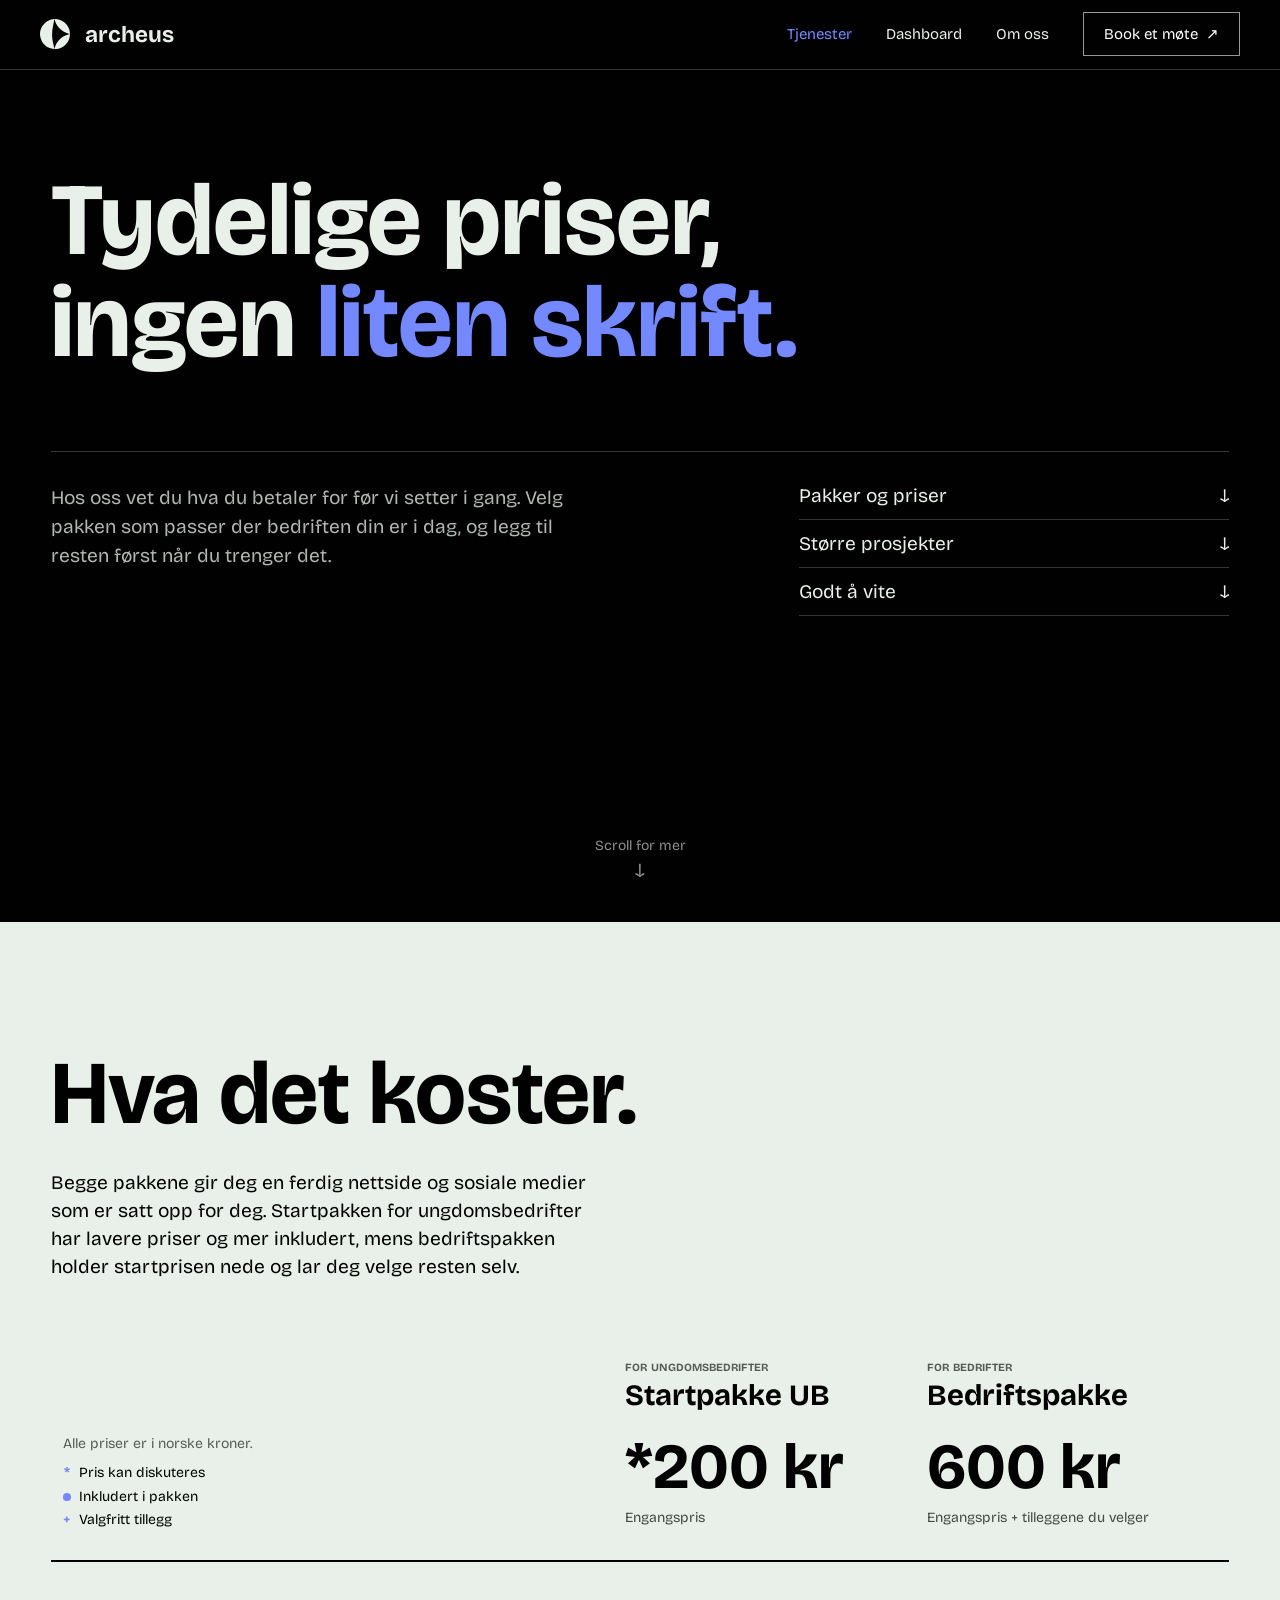
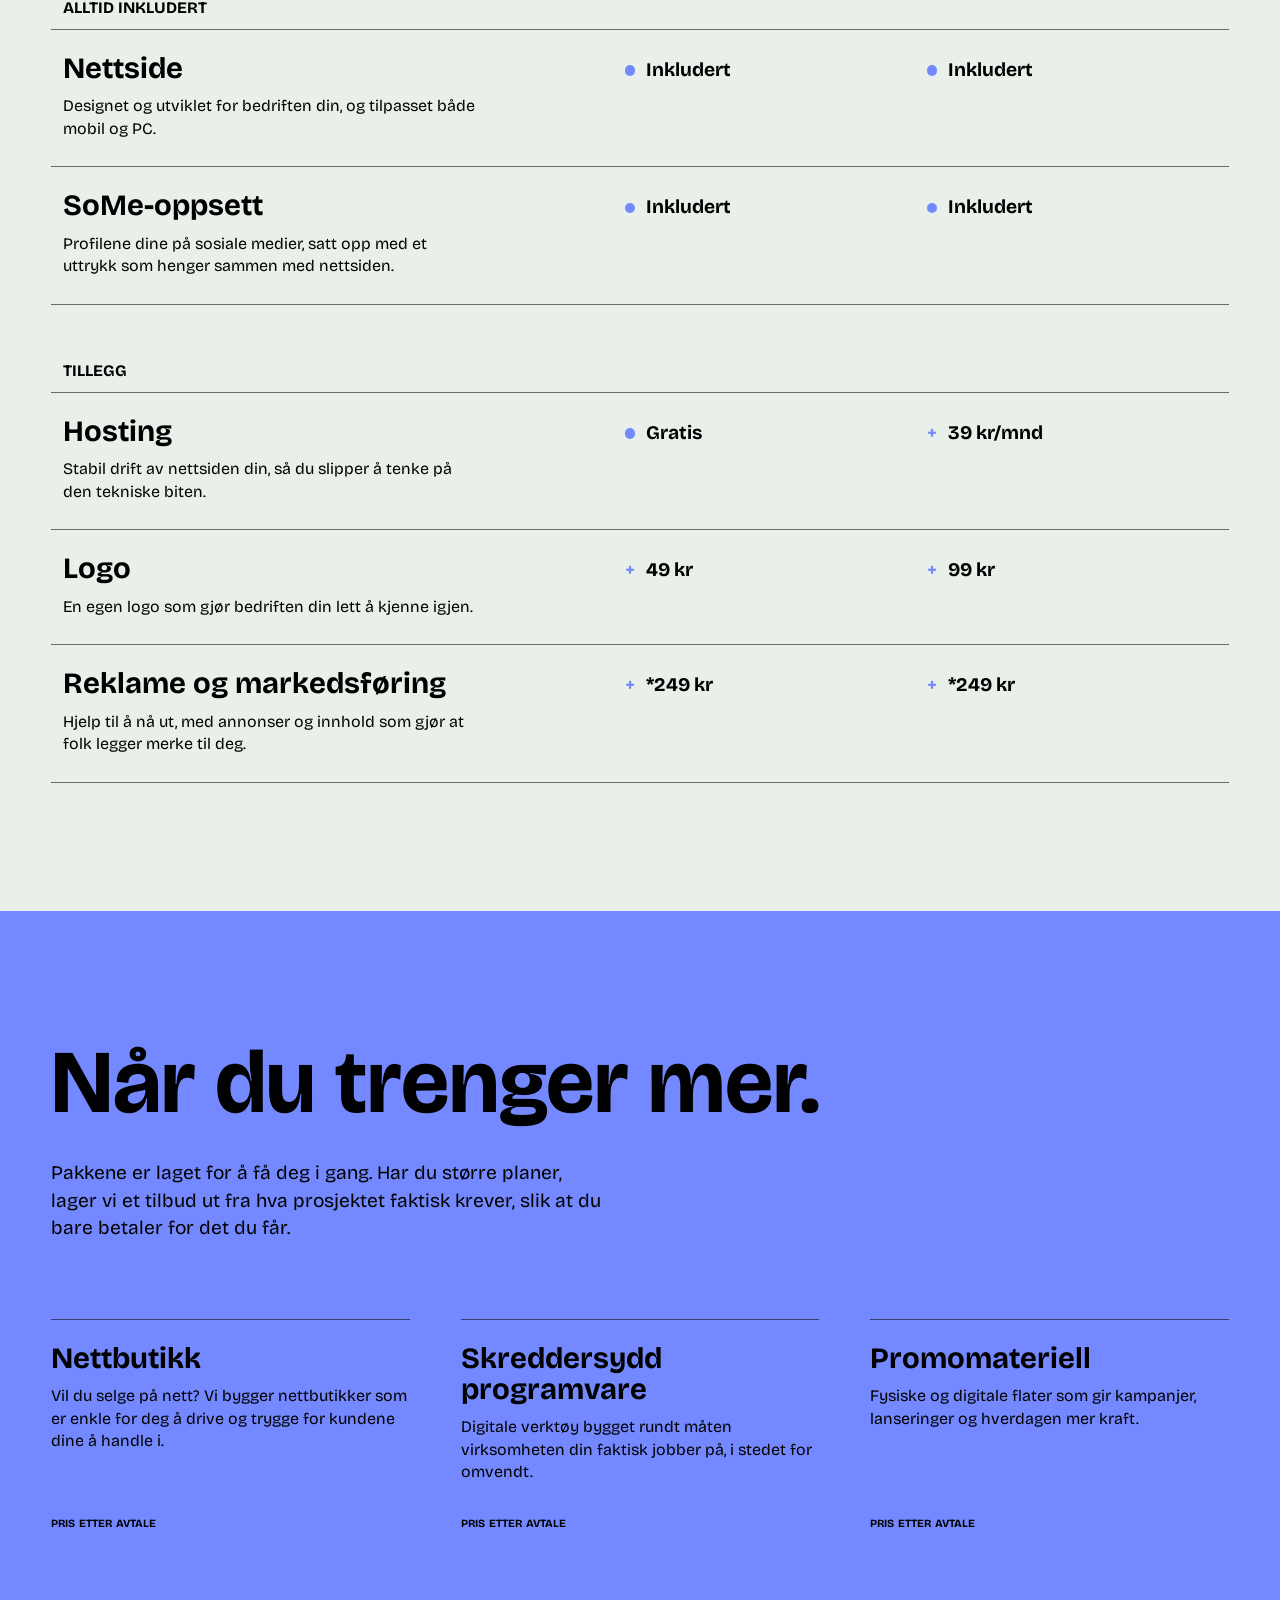
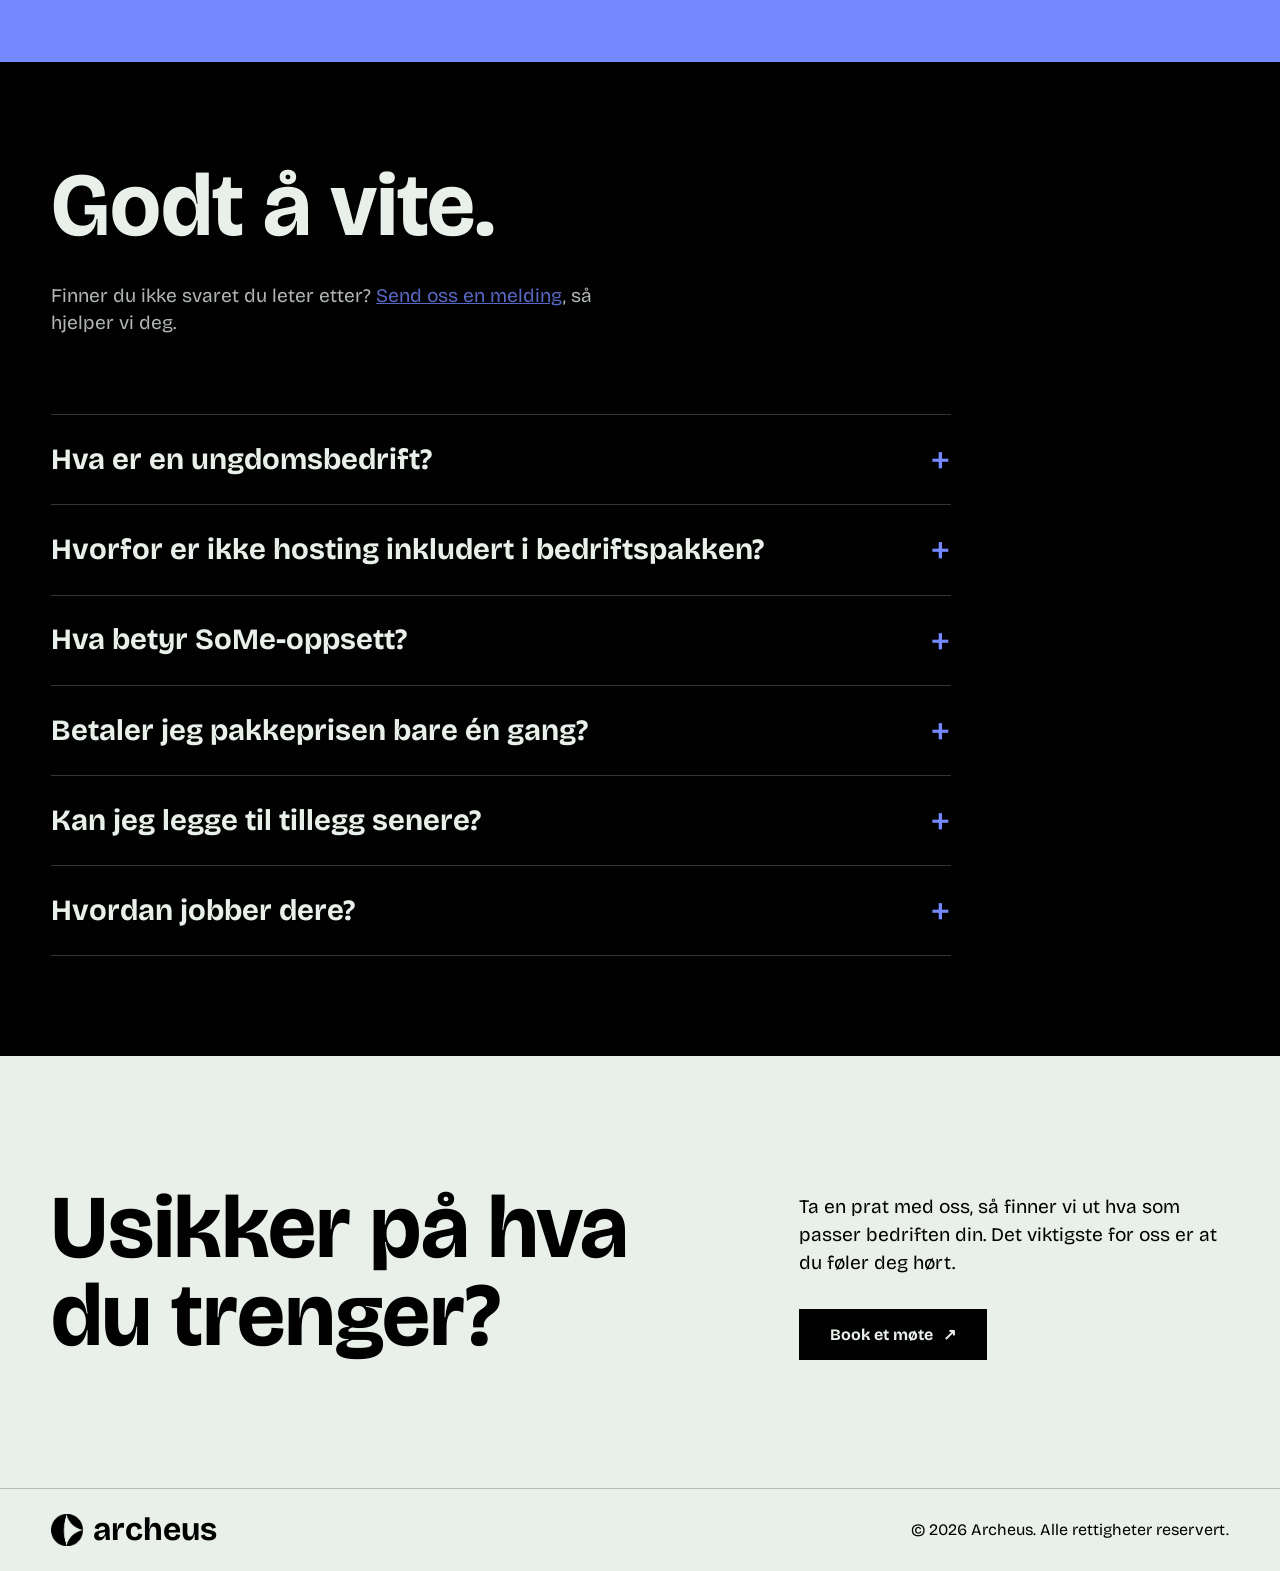
<file: services.html>
<!DOCTYPE html>
<html lang="no">
    <head>
        <meta charset="UTF-8">
        <meta name="viewport" content="width=device-width, initial-scale=1.0">
        <meta name="description" content="Hos oss vet du hva du betaler for før vi setter i gang. Velg pakken som passer der bedriften din er i dag, og legg til resten først når du trenger det.">
        <title>Archeus | Tjenester</title>
        <link rel="stylesheet" href="style.css">
        <link rel="stylesheet" href="services.css">
        <link rel="apple-touch-icon" sizes="180x180" href="assets/favicon_io/apple-touch-icon.png">
        <link rel="icon" type="image/png" sizes="32x32" href="assets/favicon_io/favicon-32x32.png">
        <link rel="icon" type="image/png" sizes="16x16" href="assets/favicon_io/favicon-16x16.png">
        <link rel="manifest" href="assets/favicon_io/site.webmanifest">
        <!-- canonical + social previews. switch these to pretty URLs once the host serves them -->
        <link rel="canonical" href="https://archeus.solutions/services.html">
        <meta property="og:type" content="website">
        <meta property="og:site_name" content="Archeus">
        <meta property="og:locale" content="nb_NO">
        <meta property="og:url" content="https://archeus.solutions/services.html">
        <meta property="og:title" content="Archeus | Tjenester">
        <meta property="og:description" content="Hos oss vet du hva du betaler for før vi setter i gang. Velg pakken som passer der bedriften din er i dag, og legg til resten først når du trenger det.">
        <meta property="og:image" content="https://archeus.solutions/assets/og-image.png">
        <meta property="og:image:width" content="1200">
        <meta property="og:image:height" content="630">
        <meta property="og:image:alt" content="Archeus: Forfrem ditt inntrykk på nettet.">
        <meta name="twitter:card" content="summary_large_image">
    </head>
    <body>
        <nav>
            <div class="left-area">
                <a href="index.html" class="navbar-logo">
                    <img class="logo" src="assets/svgs/archeus-icon.svg" alt="archeus-logo">
                    <h1>archeus</h1>
                </a>
            </div>
            <div class="right-area">
                <a href="services.html" aria-current="page">Tjenester</a>
                <a href="dashboard.html">Dashboard</a>
                <a href="about.html">Om oss</a>
                <button class="navbar-book" onclick="gotoPage('contact.html')">
                    <p href="contact.html">Book et møte<span aria-hidden="true">↗</span></p>
                </button>
            </div>
        </nav>

        <main>
            <!-- headline across the full width, lead + in-page links underneath -->
            <section id="top" class="page-section page-section--dark">
                <div class="section-content page-hero">
                    <h1>Tydelige priser,<br>ingen <span id="blue">liten skrift.</span></h1>
                    <div class="page-hero-bottom">
                        <p class="page-hero-lead">Hos oss vet du hva du betaler for før vi setter i gang. Velg pakken som passer der bedriften din er i dag, og legg til resten først når du trenger det.</p>
                        <ul class="page-links" aria-label="På denne siden">
                            <li><a href="#priser">Pakker og priser<span aria-hidden="true">↓</span></a></li>
                            <li><a href="#prosjekter">Større prosjekter<span aria-hidden="true">↓</span></a></li>
                            <li><a href="#sporsmal">Godt å vite<span aria-hidden="true">↓</span></a></li>
                        </ul>
                    </div>
                </div>
                <a class="scroll-hint" href="#priser">Scroll for mer<span aria-hidden="true">↓</span></a>
            </section>

            <!-- * price sheet; one table comparing both packs instead of separate "product cards"
                 * rows are services, columns are packs. values marked .is-included get a dot -->
            <section id="priser" class="page-section page-section--light">
                <div class="section-content pricing-content">
                    <div class="section-intro pricing-intro">
                        <h2 id="priser-tittel">Hva det koster.</h2>
                        <p>Begge pakkene gir deg en ferdig nettside og sosiale medier som er satt opp for deg. Startpakken for ungdomsbedrifter har lavere priser og mer inkludert, mens bedriftspakken holder startprisen nede og lar deg velge resten selv.</p>
                    </div>

                    <table class="price-sheet" aria-labelledby="priser-tittel">
                        <thead>
                            <tr>
                                <td class="price-key">
                                    <p>Alle priser er i norske kroner.</p>
                                    <p class="is-price">Pris kan diskuteres</p>
                                    <p class="is-included">Inkludert i pakken</p>
                                    <p class="is-addon">Valgfritt tillegg</p>
                                </td>
                                <th scope="col" class="pack-head">
                                    <span class="pack-audience">for ungdomsbedrifter</span>
                                    <span class="pack-name">Startpakke UB</span>
                                    <span class="pack-price">*200 kr</span>
                                    <span class="pack-note">Engangspris</span>
                                </th>
                                <th scope="col" class="pack-head">
                                    <span class="pack-audience">for bedrifter</span>
                                    <span class="pack-name">Bedriftspakke</span>
                                    <span class="pack-price">600 kr</span>
                                    <span class="pack-note">Engangspris + tilleggene du velger</span>
                                </th>
                            </tr>
                        </thead>

                        <tbody>
                            <tr class="price-group">
                                <th scope="colgroup" colspan="3">ALLTID INKLUDERT</th>
                            </tr>
                            <tr class="price-row">
                                <th scope="row">
                                    <span class="price-service">Nettside</span>
                                    <span class="price-description">Designet og utviklet for bedriften din, og tilpasset både mobil og PC.</span>
                                </th>
                                <td class="is-included" data-pack="Startpakke UB">Inkludert</td>
                                <td class="is-included" data-pack="Bedriftspakke">Inkludert</td>
                            </tr>
                            <tr class="price-row">
                                <th scope="row">
                                    <span class="price-service">SoMe-oppsett</span>
                                    <span class="price-description">Profilene dine på sosiale medier, satt opp med et uttrykk som henger sammen med nettsiden.</span>
                                </th>
                                <td class="is-included" data-pack="Startpakke UB">Inkludert</td>
                                <td class="is-included" data-pack="Bedriftspakke">Inkludert</td>
                            </tr>
                        </tbody>

                        <tbody>
                            <tr class="price-group">
                                <th scope="colgroup" colspan="3">TILLEGG</th>
                            </tr>
                            <tr class="price-row">
                                <th scope="row">
                                    <span class="price-service">Hosting</span>
                                    <span class="price-description">Stabil drift av nettsiden din, så du slipper å tenke på den tekniske biten.</span>
                                </th>
                                <td class="is-included" data-pack="Startpakke UB">Gratis</td>
                                <td class="is-addon" data-pack="Bedriftspakke">39 kr/mnd</td>
                            </tr>
                            <tr class="price-row">
                                <th scope="row">
                                    <span class="price-service">Logo</span>
                                    <span class="price-description">En egen logo som gjør bedriften din lett å kjenne igjen.</span>
                                </th>
                                <td class="is-addon" data-pack="Startpakke UB">49 kr</td>
                                <td class="is-addon" data-pack="Bedriftspakke">99 kr</td>
                            </tr>
                            <tr class="price-row">
                                <th scope="row">
                                    <span class="price-service">Reklame og markedsføring</span>
                                    <span class="price-description">Hjelp til å nå ut, med annonser og innhold som gjør at folk legger merke til deg.</span>
                                </th>
                                <td class="is-addon" data-pack="Startpakke UB">*249 kr</td>
                                <td class="is-addon" data-pack="Bedriftspakke">*249 kr</td>
                            </tr>
                        </tbody>
                    </table>
                </div>
            </section>

            <!-- larger projects that fall outside the packs; priced per project -->
            <section id="prosjekter" class="page-section page-section--accent">
                <div class="section-content projects-content">
                    <div class="section-intro">
                        <h2>Når du trenger mer.</h2>
                        <p>Pakkene er laget for å få deg i gang. Har du større planer, lager vi et tilbud ut fra hva prosjektet faktisk krever, slik at du bare betaler for det du får.</p>
                    </div>
                    <div class="column-list">
                        <article class="column-item">
                            <h3>Nettbutikk</h3>
                            <p>Vil du selge på nett? Vi bygger nettbutikker som er enkle for deg å drive og trygge for kundene dine å handle i.</p>
                            <p class="project-price">pris etter avtale</p>
                        </article>
                        <article class="column-item">
                            <h3>Skreddersydd programvare</h3>
                            <p>Digitale verktøy bygget rundt måten virksomheten din faktisk jobber på, i stedet for omvendt.</p>
                            <p class="project-price">pris etter avtale</p>
                        </article>
                        <article class="column-item">
                            <h3>Promomateriell</h3>
                            <p>Fysiske og digitale flater som gir kampanjer, lanseringer og hverdagen mer kraft.</p>
                            <p class="project-price">pris etter avtale</p>
                        </article>
                    </div>
                </div>
            </section>

            <!-- FAQ; uses native details/summary so it works without JavaScript -->
            <section id="sporsmal" class="page-section page-section--dark">
                <div class="section-content faq-content">
                    <div class="section-intro faq-intro">
                        <h2>Godt å vite.</h2>
                        <p>Finner du ikke svaret du leter etter? <a href="contact.html">Send oss en melding</a>, så hjelper vi deg.</p>
                    </div>
                    <div class="faq-list">
                        <details class="faq-item">
                            <summary>Hva er en ungdomsbedrift?</summary>
                            <p>En ungdomsbedrift (UB) er en bedrift som elever i videregående skole starter og driver gjennom et skoleår, ofte i regi av Ungt Entreprenørskap. Startpakke UB er laget for nettopp dere, med lavere priser og mer inkludert.</p>
                        </details>
                        <details class="faq-item">
                            <summary>Hvorfor er ikke hosting inkludert i bedriftspakken?</summary>
                            <p>Fordi ikke alle trenger det. Har du allerede et sted å ha nettsiden, skal du ikke måtte betale for det to ganger. Vil du at vi tar oss av driften, legger du til hosting for 39 kr i måneden.</p>
                        </details>
                        <details class="faq-item">
                            <summary>Hva betyr SoMe-oppsett?</summary>
                            <p>Vi oppretter og setter opp bedriftens profiler på sosiale medier, med profilbilde, beskrivelse og et uttrykk som passer sammen med nettsiden. Du får dem ferdige og klare til bruk.</p>
                        </details>
                        <details class="faq-item">
                            <summary>Betaler jeg pakkeprisen bare én gang?</summary>
                            <p>Ja. Pakkeprisen og tillegg som logo og markedsføring betales én gang. Det eneste som koster noe hver måned er hosting, hvis du velger det i bedriftspakken.</p>
                        </details>
                        <details class="faq-item">
                            <summary>Kan jeg legge til tillegg senere?</summary>
                            <p>Ja. Du trenger ikke bestemme alt med en gang. Ta kontakt når du er klar, så legger vi til det du trenger.</p>
                        </details>
                        <details class="faq-item">
                            <summary>Hvordan jobber dere?</summary>
                            <p>Vi tar deg gjennom fire enkle steg, fra første melding til ferdig første versjon, og du er med på hvert av dem. Vil du vite mer, kan du se hele prosessen vår.</p>
                            <button id="faq-button" onclick="gotoPage('process.html')">
                                <p>Se prosessen vår<span aria-hidden="true">↗</span></p>
                            </button>
                        </details>
                    </div>
                </div>
            </section>

            <!-- closing call to action -->
            <section class="page-section page-section--light">
                <div class="section-content cta-content">
                    <h2>Usikker på hva du trenger?</h2>
                    <div class="cta-copy">
                        <p>Ta en prat med oss, så finner vi ut hva som passer bedriften din. Det viktigste for oss er at du føler deg hørt.</p>
                        <button id="goodbye-button" onclick="gotoPage('contact.html')">
                            <a>Book et møte<span aria-hidden="true">↗</span></a>
                        </button>
                    </div>
                </div>
            </section>

            <footer>
                <div class="footer-content">
                    <div class="footer-left">
                        <img src="assets/svgs/archeus-icon-dark-img.png" alt="archeus-logo">
                        <h1>archeus</h1>
                    </div>
                    <p>&copy; 2026 Archeus. Alle rettigheter reservert.</p>
                </div>
            </footer>
        </main>

        <script src="script.js"></script>
    </body>
</html>
</file>
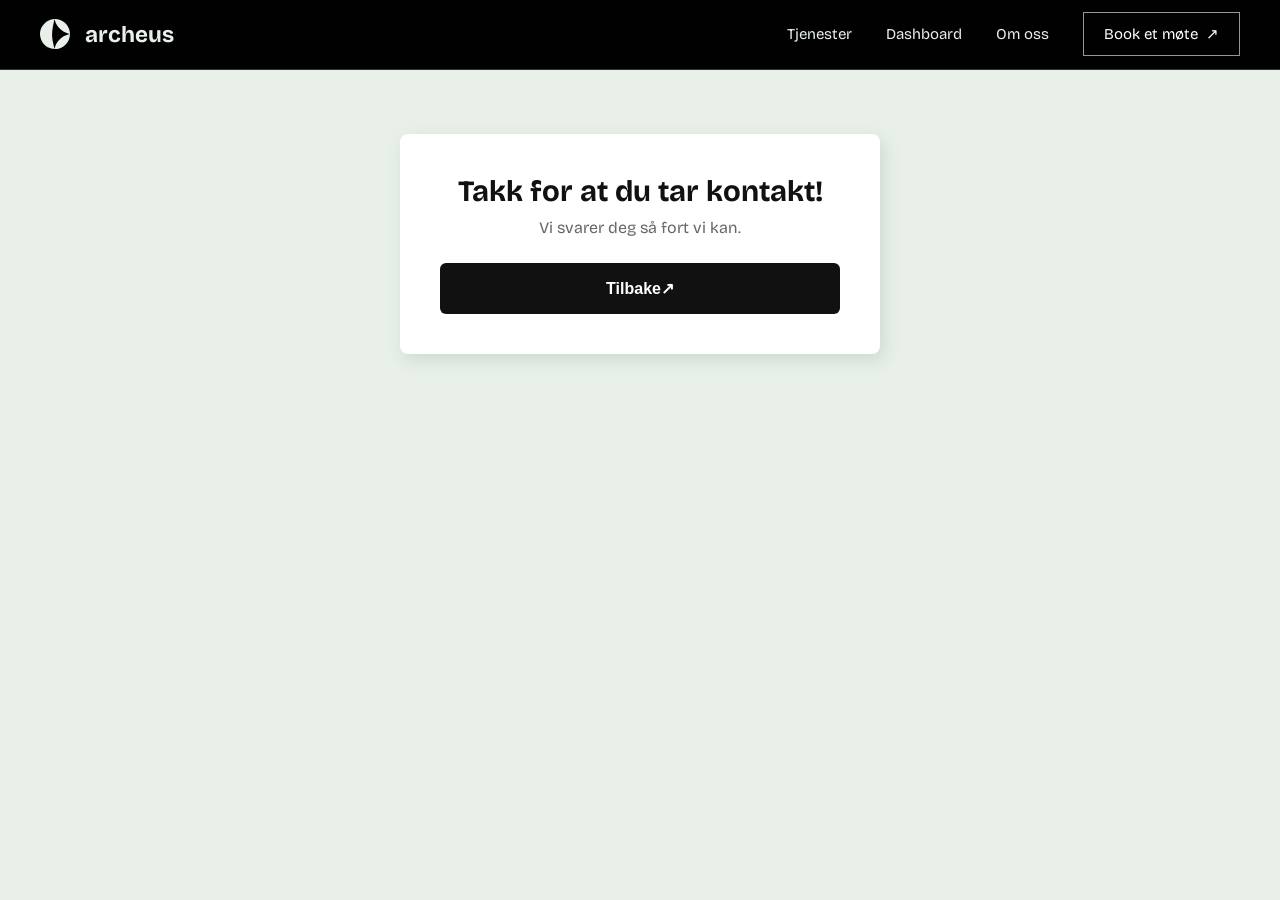
<file: thanks.html>
<!DOCTYPE html>
<html lang="no">
<head>
    <meta charset="UTF-8">
    <meta name="viewport" content="width=device-width, initial-scale=1.0">
    <meta name="robots" content="noindex">
    <title>Archeus | Thank you</title>
    <link rel="stylesheet" href="style.css">
    <link rel="stylesheet" href="thanks.css">
    <link rel="apple-touch-icon" sizes="180x180" href="assets/favicon_io/apple-touch-icon.png">
    <link rel="icon" type="image/png" sizes="32x32" href="assets/favicon_io/favicon-32x32.png">
    <link rel="icon" type="image/png" sizes="16x16" href="assets/favicon_io/favicon-16x16.png">
    <link rel="manifest" href="assets/favicon_io/site.webmanifest">
</head>
<body>
    
    <nav>
        <div class="left-area">
            <a href="index.html" class="navbar-logo">
                <img class="logo" src="assets/svgs/archeus-icon.svg" alt="archeus-logo">
                <h1>archeus</h1>
            </a>
        </div>
        <div class="right-area">
            <a href="services.html">Tjenester</a>
            <a href="dashboard.html">Dashboard</a>
            <a href="about.html">Om oss</a>
            <button class="navbar-book" onclick="gotoPage('contact.html')">
                <p href="contact.html">Book et møte<span aria-hidden="true">↗</span></p>
            </button>
        </div>
    </nav>

    <div id="content-wrapper">
        <div id="thanks-card">
            <div id="thanks-card-header">
                <h1>Takk for at du tar kontakt!</h1>
                <p id="thanks-card-description">Vi svarer deg så fort vi kan.</p>
            </div>
            <button id="return-btn" onclick="gotoPage('index.html')">
                <p href="index.html">Tilbake<span aria-hidden="true">↗</span></p>
            </button>
        </div>
    </div>
   
    <script src="script.js"></script>
</body>
</html>
</file>
<file: style.css>
:root {
    --primary-purple: #7489ff;
    --secondary-black: #010101;
    --tertiary-white: #e8f0e9;
    --text-color: #010101;
    --highlight-color: #7489ff;

    /* type scale; every text size on the site should come from one of these */
    --fs-hero: clamp(2.75rem, 8vw, 7rem);
    --fs-display: clamp(2.5rem, 7vw, 6rem);
    --fs-title: clamp(1.35rem, 2.3vw, 2.15rem);
    --fs-lead: clamp(1.08rem, 1.5vw, 1.35rem);
    --fs-body: 1rem;
    --fs-small: .875rem;
}

/* selection color for text */
::selection {
    background-color: var(--highlight-color);
    color: var(--tertiary-white);
}

.page-section--services ::selection,
.page-section--accent ::selection {
    background-color: var(--tertiary-white);
    color: var(--secondary-black);
}

/* keeps headings clear of the sticky navbar when jumping to a section */
html {
    scroll-padding-top: 4rem;
}

/* smooth scrolling for in-page links on every page */
@media (prefers-reduced-motion: no-preference) {
    html {
        scroll-behavior: smooth;
    }
}

@font-face {
    font-family: baseFont;
    src: url(assets/BricolageGrotesqueFont/BricolageGrotesque.ttf);
}

body {
    padding: 0px;
    margin: 0px;
    background-color: var(--tertiary-white);
    color: var(--text-color);

    font-family: baseFont;
}

nav {
    position: sticky;
    top: 0;

    z-index: 10000;
    
    display: flex;

    align-items: center;
    justify-content: space-between;

    margin: 0px;
    padding: 10px;

    background-color: var(--secondary-black);

    border-bottom: 1px solid color-mix(in srgb, var(--tertiary-white) 22%, transparent);
}


/* * page-section is a generic class for all sections of the page. Each section has a unique class for styling */
.page-section {
    width: 100%;
    box-sizing: border-box;
}

.page-section--dark {
    background-color: var(--secondary-black);
    color: var(--tertiary-white);
    padding: 100px 0px 100px;
}

/* first section fills the rest of the screen under the navbar, so no white gap shows on tall screens.
   3rem is a bit less than the navbar's height, so it runs slightly past the fold instead of leaving a gap */
#top {
    min-height: calc(100vh - 3rem);
    min-height: calc(100svh - 3rem);
    position: relative;
}

/* "scroll for more" link, sits centered in the bottom padding of #top */
.scroll-hint {
    position: absolute;
    bottom: 2.5rem;
    left: 50%;
    transform: translateX(-50%);

    display: flex;
    flex-direction: column;
    align-items: center;
    gap: .25rem;

    color: var(--tertiary-white);
    text-decoration: none;
    font-size: var(--fs-small);
    opacity: .6;
    transition: opacity .2s;
}

.scroll-hint:hover {
    opacity: 1;
}

.scroll-hint span {
    font-size: 1.25rem;
}

.page-section--about {
    background-color: var(--tertiary-white);
    color: var(--text-color);
    padding: clamp(5rem,10vw,10rem);
}

.page-section--services {
    background-color: var(--primary-purple);
    color: var(--text-color);
    padding: clamp(5rem,10vw,10rem);
}

.page-section--process {
    background-color: var(--secondary-black);
    color: var(--tertiary-white);
    padding: clamp(5rem,10vw,10rem);
    display: grid;
    grid-template-columns: repeat(2, minmax(0, 1fr));
    gap: 10%;
    align-items: center;
}

.page-section--tagline {
    background-color: var(--tertiary-white);
    color: var(--text-color);
    padding: clamp(5rem,10vw,10rem);
}

/* plain bands for the subpages. no side padding, .section-content sets the width */
.page-section--light {
    background-color: var(--tertiary-white);
    color: var(--text-color);
    padding: clamp(5rem, 10vw, 10rem) 0;
}

.page-section--accent {
    background-color: var(--primary-purple);
    color: var(--text-color);
    padding: clamp(5rem, 10vw, 10rem) 0;
}

.section-content {
    width: 92%;
    margin-left: auto;
    margin-right: auto;
}


/* * subpage hero, used by services and process.
   * headline across the full width, lead + links underneath */
.page-hero h1 {
    margin: 0px;
    font-size: var(--fs-hero);
    line-height: 1;
}

.page-hero-bottom {
    display: grid;
    grid-template-columns: minmax(0, 1.2fr) minmax(0, .8fr);
    gap: clamp(2rem, 8vw, 8rem);
    margin-top: clamp(3rem, 6vw, 5rem);
    padding-top: 2rem;
    border-top: 1px solid color-mix(in srgb, var(--tertiary-white) 22%, transparent);
}

.page-hero-lead {
    max-width: 520px;
    margin: 0px;
    font-size: var(--fs-lead);
    line-height: 1.5;
    opacity: .76;
}

/* link list next to the lead; negative margin lines the first link up with the lead */
.page-links {
    list-style: none;
    margin: -.75rem 0 0;
    padding: 0px;
}

.page-links a {
    display: flex;
    justify-content: space-between;
    padding: .75rem 0;
    border-bottom: 1px solid color-mix(in srgb, var(--tertiary-white) 22%, transparent);
    color: var(--tertiary-white);
    text-decoration: none;
    font-size: var(--fs-lead);
    transition: color .2s ease;
}

.page-links span {
    display: inline-block;
    transition: transform .2s ease;
}

.page-links a:hover,
.page-links a:focus-visible {
    color: var(--primary-purple);
}

/* ↓ nudges down for in-page links, ↗ nudges up and right for links to other pages */
.page-links a:hover span,
.page-links a:focus-visible span {
    transform: translateY(3px);
}

.page-links a[href$=".html"]:hover span,
.page-links a[href$=".html"]:focus-visible span {
    transform: translate(3px, -3px);
}



/* * section heading + lead for the subpages, matches the h2s on the homepage */
.section-intro h2,
.cta-content h2 {
    max-width: 900px;
    margin: 0px;
    font-size: var(--fs-display);
    line-height: .98;
}

.section-intro p,
.cta-copy p {
    max-width: 560px;
    margin: 2rem 0 0;
    font-size: var(--fs-lead);
    line-height: 1.45;
}



/* * three columns, each with a title and a short text. used by services and about */
.column-list {
    display: grid;
    grid-template-columns: repeat(3, minmax(0, 1fr));
    gap: clamp(2rem, 4vw, 3.5rem);
    margin-top: clamp(3rem, 6vw, 5rem);
}

.column-item {
    display: flex;
    flex-direction: column;
    padding-top: 1.5rem;
    border-top: 1px solid rgba(1, 1, 1, .55);
}

.column-item h3 {
    margin: 0px;
    font-size: var(--fs-title);
    line-height: 1.05;
}

.column-item p {
    max-width: 360px;
    margin: .65rem 0 0;
    font-size: var(--fs-body);
    line-height: 1.4;
}



/* * closing call to action for the subpages; heading on the left, text + button on the right */
.cta-content {
    display: grid;
    grid-template-columns: minmax(0, 1.2fr) minmax(0, .8fr);
    gap: clamp(2rem, 8vw, 8rem);
    align-items: end;
}

.cta-copy p {
    margin-top: 0px;
}

/* overrides the centered placement further down */
.cta-copy #goodbye-button {
    margin: 2rem 0 0;
}


/* * welcome div (before we switched to section format) */
.welcome-div-container {
    margin-top: 0px;
}

.welcome-text,
#welcome-text {
    font-size: clamp(40px, 10vw, 140px);
}

.welcome-text p {
    font-size: 1em;
    line-height: 1.2;
    font-weight: bold;
    margin: 0;
}

#blue {
    color: var(--primary-purple);
    margin-top: -0.25em;
}

.welcome-text p:nth-child(3) {
  margin-top: -0.25em;
}

#welcome-div {
    gap: 200px;

    display: flex;
    justify-content: space-around;
    text-align: left;
}
#smallText {
    margin-top: 20px;
    max-width: 500px;
    font-size: var(--fs-lead);
    line-height: 1.5;
    font-weight: normal;
    color: var(--tertiary-white);
    opacity: .76;
}

/* book call button for welcome section. the process buttons on the homepage, the services FAQ, the end of the process page and the portfolio placeholder share the look */
#welcome-button,
#process-button,
#faq-button,
#start-button {
    padding: 15px 30px;
    font-size: var(--fs-body);
    font-weight: bold;
    background-color: var(--tertiary-white);
    border: 1px solid var(--tertiary-white);
    transition: background-color .2s ease, border-color .2s ease, transform .2s ease;
}
#welcome-button:hover,
#process-button:hover,
#faq-button:hover,
#start-button:hover {
    background-color: var(--primary-purple);
    border: 1px solid var(--primary-purple);
    transform: translateY(-4px);
}

#welcome-button {
    margin-top: 30px;
}

#welcome-button p,
#process-button p,
#faq-button p,
#start-button p {
    text-align: center;
    font-family: baseFont;
}

/* no margin on the label, so the padding alone sets the height like #goodbye-button */
#process-button p,
#faq-button p,
#start-button p {
    margin: 0px;
}

#welcome-button span,
#process-button span,
#faq-button span,
#start-button span {
    margin-left: 10px;
}


/* services section button */
#services-button {
    display: block;
    margin: 60px auto 0;
    padding: 10px 30px;
    font-size: var(--fs-body);
    font-weight: bold;
    background-color: var(--secondary-black);
    border: 1px solid var(--secondary-black);
    transition: background-color .2s ease, border-color .2s ease, transform .2s ease;
}
#services-button:hover {
    background-color: var(--tertiary-white);
    border: 1px solid var(--tertiary-white);
    transform: translateY(-4px);
}

#services-button p {
    text-align: center;
    text-decoration: none;
    font-family: baseFont;
    color: var(--tertiary-white);
}
#services-button:hover p {
    color: var(--secondary-black);
}

#services-button span {
    margin-left: 10px;
}

/* * navbar-logo = text, logo = icon */
.navbar-logo {
    line-height: 0.5;
    text-decoration: none;
    font-size: 15px;
    margin-left: 30px;

    color: var(--tertiary-white);

    display: flex;

    align-items: center;

    gap: 15px;
}

.logo {
    width: 30px;
}

#landing-logo {
    width: clamp(72px, 12vw, 300px);
    margin: 0px 120px 0px 0px;
}

/* * more section styling, tbh idk why it is split from the prior */
.about-content {
    display: grid;
    grid-template-columns: 1.1fr .8fr;
    gap: 10%;
    max-width: 1050px;
    margin-left: auto;
    margin-right: auto;
}

.services-content {
    display: grid;
    grid-template-columns: minmax(220px, .75fr) minmax(0, 1.25fr);
    gap: clamp(3rem, 9vw, 9rem);
    max-width: 1200px;
    margin-left: auto;
    margin-right: auto;
}

.process-content {
    display: flex;
    flex-direction: column;
    gap: 10%;
    width: 100%;
    max-width: 1050px;
    margin: 0;
    gap: 2rem;
}

/* * logo(s) placed in the process section. 
! Currently being occupied by the SVG styling for our logo as a placeholder */
#process-logos {
    gap: 10%;
    max-width: 1050px;
    width: 100%;
    margin: 0;
}

#process-logos svg {
    display: block;
    width: 100%;
    height: auto;
}
.cls-1 {
    fill: var(--tertiary-white);
    fill-rule: evenodd;
    stroke: none;
    stroke-linejoin: round;
    stroke-width: 0;
}
.cls-2 {
    fill: var(--tertiary-white);
}

/* * display flex and its accomplices are commented out as they were interfering with the text alignment, 
   * may be changed in the future as this is scuffed */
.tagline-content {
    /* display: flex;
    justify-content: center;
    align-items: center; */
    text-align: center;
    /* gap: 10%; */
    max-width: 1050px;
    margin-left: auto;
    margin-right: auto;
}

.tagline-content h2 {
    max-width: 760px;
    margin: 0px;
    font-size: var(--fs-display);
    /* line-height: 0.98; */
    display: inline;
}

.services-content h2 {
    max-width: 760px;
    margin: 0px;
    font-size: var(--fs-display);
    line-height: 0.98;
}

.about-content h2 {
    max-width: 760px;
    margin: 0px;
    font-size: var(--fs-display);
    line-height: 0.98;
}

.process-content h2 {
    max-width: 760px;
    margin: 0px;
    font-size: var(--fs-display);
    line-height: 0.98;
}

/* process + portfolio buttons, side by side under the heading */
.process-buttons {
    display: flex;
    flex-wrap: wrap;
    gap: 1rem;
}

/* outlined so it reads as the second choice next to the filled process button */
#portfolio-button {
    padding: 15px 30px;
    font-size: var(--fs-body);
    font-weight: bold;
    background-color: transparent;
    border: 1px solid rgb(150, 150, 150);
    transition: background-color .2s ease, border-color .2s ease, transform .2s ease;
}
#portfolio-button:hover {
    background-color: var(--primary-purple);
    border: 1px solid var(--primary-purple);
    transform: translateY(-4px);
}

#portfolio-button p {
    margin: 0px;
    text-align: center;
    font-family: baseFont;
    color: var(--tertiary-white);
}
#portfolio-button:hover p {
    color: var(--secondary-black);
}

#portfolio-button span {
    margin-left: 10px;
}

.about-copy {
    grid-column: 2;
    max-width: 560px;
}

.about-copy p {
    margin-top: 20px;
    font-size: var(--fs-lead);
}

.services-copy {
    grid-column: 2;
    max-width: 560px;
}

.services-copy p {
    margin-top: 20px;
    font-size: var(--fs-lead);
}

.services-intro {
    align-self: start;
    position: sticky;
    top: 100px;
}

.services-lead {
    max-width: 360px;
    margin: 2rem 0 0;
    font-size: var(--fs-lead);
    line-height: 1.45;
}

.service-list {
    border-top: 1px solid rgba(1, 1, 1, .55);
}

.service-item {
    display: grid;
    grid-template-columns: 3rem minmax(0, 1fr) 2rem;
    gap: 1.25rem;
    align-items: start;
    padding: 1.5rem 0 1.65rem;
    border-bottom: 1px solid rgba(1, 1, 1, .55);
    transition: background-color .2s ease, transform .2s ease;
}

@media (hover: hover) and (pointer: fine) {
    .service-item:hover {
        background-color: rgba(232, 240, 233, .16);
        transform: translateX(.35rem);
    }
}

.service-number {
    padding-top: .35rem;
    font-size: var(--fs-small);
    font-weight: bold;
    opacity: .62;
}

.service-details h3 {
    margin: 0;
    font-size: var(--fs-title);
    line-height: 1.05;
}

.service-details p {
    max-width: 520px;
    margin: .65rem 0 0;
    font-size: var(--fs-body);
    line-height: 1.4;
}

.process-copy {
    grid-column: 2;
    max-width: 560px;
}

.process-copy p {
    margin-top: 20px;
    font-size: var(--fs-lead);
}


/* * styling for mobile devices and small screens */
@media (max-width: 700px) {
    #welcome-div {
        flex-direction: column;
        gap: 60px;
    }

    /* the logo would land under the text once the hero stacks, so it is dropped */
    #landing-logo {
        display: none;
    }

    .services-content {
        grid-template-columns: 1fr;
        gap: 3.5rem;
    }

    .services-intro {
        position: static;
    }

    .services-lead {
        margin-top: 1.5rem;
    }

    .service-item {
        grid-template-columns: 2rem minmax(0, 1fr) 1.25rem;
        gap: .75rem;
        padding: 1.25rem 0 1.4rem;
    }

    /* navbar: logo + book button on the first row, the page links spread out on a row underneath.
       right-area is flattened so its links and button can be ordered around the line break (nav::after).
       the nav prefix is needed because the desktop .right-area rules come later in this file */
    html {
        scroll-padding-top: 7rem;
    }

    nav {
        flex-wrap: wrap;
        padding: 8px 16px 0;
    }

    nav::after {
        content: "";
        order: 2;
        flex-basis: 100%;
    }

    .navbar-logo {
        margin-left: 0px;
        gap: 8px;
    }

    .right-area {
        display: contents;
    }

    nav .right-area button {
        order: 1;
        margin: 0 0 0 auto;
        padding: 6px 2px;
    }

    nav .right-area a {
        order: 3;
        flex: 1;
        margin-top: 8px;
        padding: 10px 0;
        border-top: 1px solid color-mix(in srgb, var(--tertiary-white) 22%, transparent);
        text-align: center;
        font-size: var(--fs-small);
    }

    /* process band: logo above the text, side padding comes from .process-content instead */
    .page-section--process {
        grid-template-columns: 1fr;
        gap: 3rem;
        padding-left: 0;
        padding-right: 0;
    }

    #process-logos {
        max-width: 280px;
        margin: 0 auto;
    }

    /* About & process: switch to single column and prevent overflow */
    .about-content,
    .process-content {
        display: block;
        grid-template-columns: none;
        gap: 1.5rem;
        max-width: 100%;
        padding: 0 2rem;
        box-sizing: border-box;
    }

    /* block layout drops the flex gap, so the buttons get their own spacing */
    .process-buttons {
        margin: 1.5rem 0;
    }

    .about-copy,
    .process-copy {
        grid-column: auto;
        max-width: 100%;
    }

    /* make sure headings and paragraphs break instead of overflowing */
    .about-content h2,
    .process-content h2,
    .services-content h2,
    .tagline-content h2 {
        word-break: break-word;
        overflow-wrap: break-word;
    }

    .about-copy p,
    .process-copy p,
    .service-details p,
    .services-lead,
    #smallText {
        word-break: break-word;
        overflow-wrap: break-word;
    }

    /* shared subpage components stack into one column */
    .page-hero-bottom,
    .cta-content,
    .column-list {
        grid-template-columns: 1fr;
    }

    .page-links {
        margin-top: 0px;
    }

    /* footer: stack on mobile and scale image responsively */
    .footer-content {
        flex-direction: column;
        align-items: flex-start;
        gap: 10px;
    }

    .footer-left img {
        max-width: 48px;
        height: auto;
        width: auto;
    }
}


/* the smallest phones: shrink the wordmark and the book button so they still share the first navbar row */
@media (max-width: 360px) {
    .navbar-logo {
        font-size: 12px;
    }

    nav .navbar-book p {
        margin: 2px 6px;
        font-size: var(--fs-small);
    }
}


/* * uses negative margin to cancel out padding from inherited */
.navbar-book p {
    margin: 2px 10px;

    color: white;

    display: inline-block;
    width: 100%;
    height: 100%;
    text-align: center;
    text-decoration: none;
    font-family: baseFont;
    font-size: 15px;
}

/* navbar stuff */
.navbar-book span {
    margin-left: 8px;
}

.left-area {
    margin: 0px 0px;
}

.right-area a {
    color: var(--tertiary-white);
    text-decoration: none;
    padding-right: 30px;
    font-size: 15px;
    transition: color .2s ease;
}
.right-area a:hover {
    color: var(--primary-purple);
}

/* marks the current page in the navbar */
.right-area a[aria-current="page"] {
    color: var(--primary-purple);
}

/* navbar button hover effects */
.right-area button {
    background-color: transparent;
    border: 1px solid rgb(150, 150, 150);
    display: inline-flex;
    padding: 10px;
    margin-right: 30px;
    text-align: center;
    transition: background-color .2s ease, border-color .2s ease, transform .2s ease;
}
.right-area button:hover p {
    color: var(--secondary-black);
    text-decoration: none;
}
.right-area button:hover {
    border: 1px solid var(--primary-purple);
    background-color: var(--primary-purple);
}

/* This is where the text lives */
.text-area {
    background-color: var(--tertiary-white);
}

.info-area-text {
    width: 80%;

    margin: 0 auto;

    gap: 200px;

    display: flex;

    text-align: left;
}

/* end-of-page book a call button */
#goodbye-button {
    display: block;
    justify-content: center;
    align-items: center;
    margin: auto;
    margin-top: 3rem;
    padding: 15px 30px;
    font-size: var(--fs-body);
    font-weight: bold;
    background-color: var(--secondary-black);
    border: 1px solid var(--secondary-black);
    transition: background-color .2s ease, border-color .2s ease, transform .2s ease;
}
#goodbye-button:hover {
    background-color: var(--primary-purple);
    border: 1px solid var(--primary-purple);
    transform: translateY(-4px);
}
#goodbye-button a {
    text-align: center;
    text-decoration: none;
    font-family: baseFont;
    color: var(--tertiary-white);
}
#goodbye-button:hover a {
    color: var(--secondary-black);
}
#goodbye-button span {
    margin-left: 10px;
}

/* the line separates the footer from a light last section */
footer {
    border-top: 1px solid color-mix(in srgb, var(--secondary-black) 22%, transparent);
}

.footer-content {
    width: 92%;
    margin-left: auto;
    margin-right: auto;
    display: flex;
    justify-content: space-between;
    align-items: center;
}
.footer-left {
    display: flex;
    align-items: center;
    gap: 10px;
}
.footer-left img {
    max-height: 2rem;
    height: auto;
    width: auto;
    max-width: 100%;
}
</file>
<file: about.css>
/* * styling specific to about.html, everything shared lives in style.css */

.about-hero-content,
.principles-content,
.team-content,
.cta-content {
    max-width: 1200px;
}


/* * hero; the content fills the section so the headline + lead can sit side by side in the middle */
.about-hero {
    display: flex;
    flex-direction: column;
    overflow: hidden;
}

.about-hero-content {
    position: relative;
    z-index: 1;
    flex: 1;
    display: grid;
    grid-template-columns: minmax(0, 1.3fr) minmax(0, .7fr);
    grid-template-areas: "title lead";
    align-content: center;
    align-items: center;
    column-gap: clamp(2rem, 6vw, 6rem);
}

.about-hero-lead {
    grid-area: lead;
    max-width: 440px;
    margin: 0px;
    font-size: var(--fs-lead);
    line-height: 1.5;
    opacity: .76;
}

.about-hero h1 {
    grid-area: title;
    margin: 0px;
    font-size: var(--fs-hero);
    line-height: .95;
}

/* the mark is cropped by the right edge of the section */
.about-hero-mark {
    position: absolute;
    top: 50%;
    right: -14vw;
    width: clamp(320px, 52vw, 860px);
    transform: translateY(-50%);
    opacity: .07;
    pointer-events: none;
}


/* * principles; laid out with .column-list from style.css */
.principles-link {
    margin: clamp(2.5rem, 5vw, 4rem) 0 0;
    font-size: var(--fs-lead);
}

.principles-link a {
    color: var(--text-color);
    text-decoration-color: var(--primary-purple);
    text-underline-offset: .2em;
    transition: color .2s ease;
}

.principles-link a:hover,
.principles-link a:focus-visible {
    color: var(--primary-purple);
}

.principles-link span {
    margin-left: .5rem;
}


/* * who we are, sits on the purple band */
.team-list {
    margin-top: clamp(3rem, 6vw, 5rem);
    border-top: 1px solid rgba(1, 1, 1, .55);
}

.team-row {
    display: grid;
    grid-template-columns: minmax(0, .8fr) minmax(0, 1.2fr);
    gap: clamp(1rem, 6vw, 6rem);
    padding: clamp(1.75rem, 3vw, 2.5rem) 0;
    border-bottom: 1px solid rgba(1, 1, 1, .55);
}

.team-row h3 {
    margin: 0px;
    font-size: var(--fs-title);
    line-height: 1.05;
}

.team-row p {
    max-width: 640px;
    margin: 0px;
    font-size: var(--fs-lead);
    line-height: 1.5;
}


/* * styling for mobile devices and small screens */
@media (max-width: 700px) {
    /* headline + lead stack, still centered in the hero. the mark moves up to the top corner */
    .about-hero-content {
        grid-template-columns: 1fr;
        grid-template-areas:
            "title"
            "lead";
        row-gap: 2rem;
    }

    /* the mark stays centered behind the text, cropped to about half by the right edge */
    .about-hero-mark {
        right: -45vw;
        width: 90vw;
    }

    /* title sits close to its text, the rows themselves keep their spacing */
    .team-row {
        grid-template-columns: 1fr;
        row-gap: .75rem;
    }
}
</file>
<file: contact.css>
.content-wrapper {
    display: flex;
    justify-content: center;
    align-items: flex-start;
    margin-top: 4rem;
    padding: 0 20px;
    gap: 4%;
}

#contact-card, #crm-card {
    background-color: #ffffff;
    max-width: 480px;
    width: 100%;
    padding: 40px;
    border-radius: 8px;
    box-shadow: 4px 6px 16px rgba(168, 184, 165, 0.4);
    box-sizing: border-box;
}

#contact-card-header h1, #crm-card-header h1 {
    font-size: var(--fs-title);
    margin-top: 0;
    margin-bottom: 8px;
    color: #111;
}

.crm-card-description {
    font-size: var(--fs-body);
    color: #666;
    margin-top: 0;
    margin-bottom: 24px;
    line-height: 1.4;
}

/* --- Form / Skjema styling --- */

.form-group {
    display: flex;
    flex-direction: column;
    margin-bottom: 20px;
}

.form-group label {
    font-size: var(--fs-small);
    font-weight: 600;
    color: #111;
    margin-bottom: 6px;
    text-transform: uppercase;
    letter-spacing: 0.5px;
}

.form-group input, 
.form-group textarea {
    width: 100%;
    padding: 12px 14px;
    border: 1px solid #e2e8f0;
    border-radius: 6px;
    font-size: var(--fs-body);
    font-family: inherit;
    background-color: #fafafa;
    color: #111;
    box-sizing: border-box;
    transition: all 0.2s ease;
}

.form-group input:focus, 
.form-group textarea:focus {
    outline: none;
    border-color: #111;
    background-color: #ffffff;
    box-shadow: 0 0 0 2px rgba(17, 17, 17, 0.05);
}

.form-group textarea {
    resize: vertical;
    min-height: 110px;
}

.submit-btn {
    width: 100%;
    background-color: #111111;
    color: #ffffff;
    border: none;
    padding: 14px 20px;
    font-size: var(--fs-body);
    font-family: inherit;
    font-weight: 600;
    border-radius: 6px;
    cursor: pointer;
    display: flex;
    justify-content: center;
    align-items: center;
    gap: 8px;
}

.submit-btn:hover {
    background-color: #2d2d2d;
}

.submit-btn:active {
    transform: scale(0.99);
}

/* --- Contact card info rows --- */

.info-row {
    display: flex;
    align-items: center;
    padding: 14px 0;
    border-bottom: 1px solid #eaeaea;
}

.info-row:last-child {
    border-bottom: none;
}

.label {
    font-size: var(--fs-body);
    font-weight: 600;
    min-width: 110px;
    margin: 0;
    color: #111;
}

.value {
    font-size: var(--fs-body);
    margin: 0;
}

.value a {
    color: #111;
    text-decoration: none;
    transition: opacity 0.2s ease;
}

.value a:hover {
    opacity: 0.7;
    text-decoration: underline;
}

/* --- Mobile / small screens --- */

@media (max-width: 700px) {
    /* the cards stack, form first, and fill the width minus a 16px gutter */
    .content-wrapper {
        flex-direction: column;
        align-items: stretch;
        gap: 1.5rem;
        margin-top: 2rem;
        padding: 0 16px 3rem;
    }

    #contact-card, #crm-card {
        max-width: none;
        padding: 24px;
    }

    .info-row {
        gap: 1rem;
    }

    .label {
        min-width: 100px;
    }

    /* long email addresses wrap instead of running out of the card */
    .value {
        overflow-wrap: anywhere;
    }
}

/* the smallest phones: label above the value, so the email fits on one line */
@media (max-width: 360px) {
    .info-row {
        flex-direction: column;
        align-items: flex-start;
        gap: .25rem;
    }
}
</file>
<file: portfolio.css>
/* * styling specific to portfolio.html, everything shared lives in style.css */

/* the content is centered vertically in the screen */
.portfolio-hero {
    display: flex;
    flex-direction: column;
    justify-content: center;
}

.portfolio-content {
    max-width: 1200px;
}

.portfolio-kicker {
    margin: 0 0 1.25rem;
    font-size: var(--fs-body);
    font-weight: bold;
    font-variant: small-caps;
    letter-spacing: .04em;
    color: var(--primary-purple);
}

.portfolio-hero h1 {
    margin: 0px;
    font-size: var(--fs-hero);
    line-height: .95;
}

.portfolio-lead {
    max-width: 560px;
    margin: clamp(2rem, 4vw, 3rem) 0 0;
    font-size: var(--fs-lead);
    line-height: 1.5;
    opacity: .76;
}

/* book button (style from style.css) with a plain link next to it */
.portfolio-actions {
    display: flex;
    flex-wrap: wrap;
    align-items: center;
    gap: 1.5rem 2.5rem;
    margin-top: clamp(2.5rem, 5vw, 4rem);
}

.portfolio-link {
    color: var(--tertiary-white);
    font-size: var(--fs-body);
    text-decoration-color: var(--primary-purple);
    text-underline-offset: .2em;
    transition: color .2s ease;
}

.portfolio-link:hover,
.portfolio-link:focus-visible {
    color: var(--primary-purple);
}

.portfolio-link span {
    margin-left: .5rem;
}
</file>
<file: process.css>
/* * styling specific to process.html, everything shared lives in style.css */

.process-hero-content,
.route,
.steps-content,
.after-content,
.process-cta-content {
    max-width: 1200px;
}

/* small label above a headline, used in the hero and the closing section */
.process-kicker {
    margin: 0 0 1.25rem;
    font-size: var(--fs-body);
    font-weight: bold;
    font-variant: small-caps;
    letter-spacing: .04em;
    color: var(--primary-purple);
}


/* * hero; headline at the top, route pushed to the bottom of the screen */
.process-hero {
    display: flex;
    flex-direction: column;
}

.process-hero h1 {
    margin: 0px;
    font-size: var(--fs-hero);
    line-height: .95;
}

.process-hero-lead {
    max-width: 560px;
    margin: clamp(2rem, 4vw, 3rem) 0 0;
    font-size: var(--fs-lead);
    line-height: 1.5;
    opacity: .76;
}


/* * route; one stop per step on a line, each stop links to its step further down.
   * margin-top auto pushes it to the bottom of the hero */
.route {
    --route-top: clamp(4rem, 8vw, 6rem);
    position: relative;
    display: grid;
    grid-template-columns: repeat(4, minmax(0, 1fr));
    gap: 1.5rem;
    margin-top: auto;
    margin-bottom: 0px;
    padding: var(--route-top) 0 0;
    list-style: none;
}

/* the line runs through the middle of the dots */
.route::before {
    content: "";
    position: absolute;
    top: calc(var(--route-top) + 7px);
    left: 0px;
    right: 0px;
    height: 1px;
    background-color: color-mix(in srgb, var(--tertiary-white) 22%, transparent);
}

.route a {
    position: relative;
    display: flex;
    flex-direction: column;
    gap: .4rem;
    padding-top: 2.25rem;
    color: var(--tertiary-white);
    text-decoration: none;
}

.route a::before {
    content: "";
    position: absolute;
    top: 0px;
    left: 0px;
    width: 16px;
    height: 16px;
    box-sizing: border-box;
    border: 2px solid var(--primary-purple);
    border-radius: 50%;
    background-color: var(--secondary-black);
    transition: background-color .2s ease, transform .2s ease;
}

.route-number {
    font-size: var(--fs-small);
    font-weight: bold;
    opacity: .62;
}

.route-title {
    font-size: var(--fs-lead);
    font-weight: bold;
    transition: color .2s ease;
}

.route-title span {
    display: inline-block;
    margin-left: .5rem;
    transition: transform .2s ease;
}

.route a:hover .route-title,
.route a:focus-visible .route-title {
    color: var(--primary-purple);
}

.route a:hover::before,
.route a:focus-visible::before {
    background-color: var(--primary-purple);
    transform: scale(1.2);
}

.route a:hover .route-title span,
.route a:focus-visible .route-title span {
    transform: translateY(3px);
}


/* * steps; timeline with a rail on the left and an outlined number per step */
.steps-intro {
    margin-bottom: clamp(3.5rem, 7vw, 6rem);
}

.steps {
    --rail-gap: clamp(1.75rem, 4vw, 3.5rem);
    position: relative;
    margin: 0px;
    padding: 0 0 0 var(--rail-gap);
    list-style: none;
}

/* the rail. ::after is the purple fill, only shown where scroll-driven animations work (bottom of file) */
.steps::before,
.steps::after {
    content: "";
    position: absolute;
    top: 1rem;
    bottom: 0px;
    left: 0px;
    width: 2px;
    background-color: rgba(1, 1, 1, .15);
}

.steps::after {
    display: none;
    background-color: var(--primary-purple);
    transform-origin: top;
}

.step {
    position: relative;
    display: grid;
    grid-template-columns: clamp(5rem, 12vw, 11rem) minmax(0, 1fr);
    column-gap: clamp(1.5rem, 4vw, 4rem);
    padding-bottom: clamp(5rem, 10vw, 8rem);
}

.step:last-child {
    padding-bottom: 0px;
}

/* the dot on the rail where each step starts */
.step::before {
    content: "";
    position: absolute;
    top: calc(1rem - 8px);
    left: calc(-1 * var(--rail-gap) - 7px);
    width: 16px;
    height: 16px;
    box-sizing: border-box;
    border: 2px solid var(--secondary-black);
    border-radius: 50%;
    background-color: var(--tertiary-white);
}

/* sticks while you read a long step. sized outside the type scale on purpose, like .pack-price on services */
.step-number {
    position: sticky;
    top: 6rem;
    align-self: start;
    font-size: clamp(3.5rem, 9vw, 8rem);
    font-weight: bold;
    line-height: .8;
    color: transparent;
    -webkit-text-stroke: 1.5px var(--secondary-black);
}

.step-body {
    max-width: 720px;
}

.step-kicker {
    margin: 0px;
    font-size: var(--fs-body);
    font-weight: bold;
    font-variant: small-caps;
    letter-spacing: .04em;
    opacity: .62;
}

.step-body h3 {
    margin: .5rem 0 0;
    font-size: var(--fs-title);
    line-height: 1.05;
}

.step-lead {
    margin: 1.5rem 0 0;
    font-size: var(--fs-lead);
    line-height: 1.5;
}

/* figure captions share one look across the four illustrations */
.step-body figure {
    margin: 2.5rem 0 0;
}

.step-body figcaption {
    margin-bottom: .85rem;
    font-size: var(--fs-small);
    font-weight: bold;
    font-variant: small-caps;
    letter-spacing: .04em;
    opacity: .62;
}


/* who does what */
.step-roles {
    display: grid;
    grid-template-columns: repeat(2, minmax(0, 1fr));
    gap: 2rem;
    margin-top: 2.5rem;
}

.step-role {
    padding-top: 1rem;
    border-top: 1px solid rgba(1, 1, 1, .55);
}

.step-role h4 {
    margin: 0px;
    font-size: var(--fs-lead);
    line-height: 1;
}

.step-role ul {
    margin: .75rem 0 0;
    padding: 0px;
    list-style: none;
}

.step-role li {
    position: relative;
    padding: .35rem 0 .35rem 1.25rem;
    font-size: var(--fs-body);
    line-height: 1.4;
}

.step-role li::before {
    content: "–";
    position: absolute;
    left: 0px;
    color: var(--primary-purple);
    font-weight: bold;
}


/* what you have when the step is done */
.step-result {
    display: inline-flex;
    flex-wrap: wrap;
    align-items: baseline;
    gap: .35rem 1rem;
    margin: 2rem 0 0;
    padding: 1rem 1.25rem;
    background-color: var(--secondary-black);
    color: var(--tertiary-white);
    font-size: var(--fs-body);
    font-weight: bold;
    line-height: 1.4;
}

.step-result span {
    font-variant: small-caps;
    letter-spacing: .04em;
    color: var(--primary-purple);
}


/* step 01: what to put in the first message */
.tips ul {
    display: grid;
    grid-template-columns: repeat(2, minmax(0, 1fr));
    gap: .75rem 2rem;
    margin: 0px;
    padding: 0px;
    list-style: none;
}

.tips li {
    position: relative;
    padding-left: 1.75rem;
    font-size: var(--fs-body);
    line-height: 1.4;
}

.tips li::before {
    content: "✓";
    position: absolute;
    left: 0px;
    font-weight: bold;
    color: var(--primary-purple);
}


/* step 02: example roadmap. phase 1 is filled, later phases are dashed outlines */
.roadmap ol {
    display: grid;
    grid-template-columns: 1.3fr 1fr 1fr;
    gap: .5rem;
    margin: 0px;
    padding: 0px;
    list-style: none;
}

.roadmap li {
    display: flex;
    flex-direction: column;
    gap: .35rem;
    padding: 1rem 1rem 1.15rem;
    border: 1.5px dashed rgba(1, 1, 1, .4);
}

.roadmap li.is-current {
    background-color: var(--primary-purple);
    border: 1.5px solid var(--primary-purple);
}

.phase-label {
    font-size: var(--fs-small);
    font-weight: bold;
    opacity: .7;
}

.phase-name {
    font-size: var(--fs-body);
    font-weight: bold;
    line-height: 1.3;
}


/* step 03: a short example exchange */
.dialogue {
    display: flex;
    flex-direction: column;
    gap: .6rem;
    max-width: 560px;
}

.dialogue-line {
    max-width: 82%;
    padding: .85rem 1.1rem;
    border-radius: .9rem;
}

.dialogue-line p {
    margin: 0px;
    font-size: var(--fs-body);
    line-height: 1.4;
}

.dialogue-speaker {
    display: block;
    margin-bottom: .2rem;
    font-size: var(--fs-small);
    font-weight: bold;
    opacity: .62;
}

.from-us {
    align-self: flex-start;
    border-bottom-left-radius: .2rem;
    background-color: var(--secondary-black);
    color: var(--tertiary-white);
}

.from-you {
    align-self: flex-end;
    border-bottom-right-radius: .2rem;
    background-color: var(--primary-purple);
}


/* step 04: meeting agenda */
.agenda ol {
    margin: 0px;
    padding: 0px;
    list-style: none;
    counter-reset: agenda;
    border: 1px solid rgba(1, 1, 1, .55);
}

.agenda li {
    counter-increment: agenda;
    position: relative;
    padding: 1rem 1.25rem 1rem 3.25rem;
    font-size: var(--fs-body);
    line-height: 1.45;
}

.agenda li + li {
    border-top: 1px solid rgba(1, 1, 1, .2);
}

.agenda li::before {
    content: counter(agenda) ".";
    position: absolute;
    left: 1.25rem;
    font-weight: bold;
    color: var(--primary-purple);
}


/* * after V1; text on the left, loop on the right */
.after-content {
    display: grid;
    grid-template-columns: minmax(0, 1.1fr) minmax(0, .9fr);
    gap: clamp(3rem, 8vw, 8rem);
    align-items: center;
}

/* labels sit on the ring at 12, 4 and 8 o'clock (r = 35% of the box) */
.loop {
    position: relative;
    width: min(100%, 440px);
    aspect-ratio: 1;
    margin-left: auto;
}

.loop svg {
    position: absolute;
    inset: 0px;
    width: 100%;
    height: 100%;
    fill: none;
    stroke: var(--secondary-black);
    stroke-width: 1.5;
}

.loop svg * {
    vector-effect: non-scaling-stroke;
}

.loop-list {
    margin: 0px;
    padding: 0px;
    list-style: none;
}

.loop-item {
    position: absolute;
    transform: translate(-50%, -50%);
    padding: .35rem .6rem;
    background-color: var(--primary-purple);
    font-size: var(--fs-lead);
    font-weight: bold;
    white-space: nowrap;
}

.loop-item span {
    margin-right: .4rem;
    font-size: var(--fs-small);
    opacity: .62;
}

.loop-item--plan {
    top: 15%;
    left: 50%;
}

.loop-item--build {
    top: 67.5%;
    left: 80.3%;
}

.loop-item--present {
    top: 67.5%;
    left: 19.7%;
}

.loop-center {
    position: absolute;
    top: 50%;
    left: 50%;
    transform: translate(-50%, -50%);
    margin: 0px;
    font-size: var(--fs-small);
    font-weight: bold;
    font-variant: small-caps;
    letter-spacing: .04em;
    opacity: .7;
}


/* * closing call to action */
.process-cta h2 {
    margin: 0px;
    font-size: var(--fs-hero);
    line-height: .95;
}

.process-cta-actions {
    display: flex;
    flex-wrap: wrap;
    align-items: center;
    gap: 1.5rem 2.5rem;
    margin-top: clamp(2.5rem, 5vw, 4rem);
}

.process-cta-direct {
    max-width: 440px;
    margin: 0px;
    font-size: var(--fs-body);
    line-height: 1.5;
    opacity: .76;
}

.process-cta-direct a {
    color: var(--tertiary-white);
    text-decoration-color: var(--primary-purple);
    text-underline-offset: .2em;
    transition: color .2s ease;
}

.process-cta-direct a:hover,
.process-cta-direct a:focus-visible {
    color: var(--primary-purple);
}


/* * scroll-driven extras: the rail fills up as you read and each dot lights up when you reach it.
   * browsers without support just show the plain rail */
@supports (animation-timeline: view()) {
    @media (prefers-reduced-motion: no-preference) {
        .steps {
            view-timeline-name: --steps;
        }

        /* fill follows the middle of the screen: starts when the list top hits it, ends when the bottom does */
        .steps::after {
            display: block;
            animation: rail-fill linear both;
            animation-timeline: --steps;
            animation-range: cover 50vh cover calc(100% - 50vh);
        }

        .step {
            view-timeline-name: --step;
        }

        .step::before {
            animation: dot-on linear both;
            animation-timeline: --step;
            animation-range: cover calc(50vh - 2rem) cover 50vh;
        }
    }
}

@keyframes rail-fill {
    from { transform: scaleY(0); }
    to { transform: scaleY(1); }
}

@keyframes dot-on {
    to {
        background-color: var(--primary-purple);
        border-color: var(--primary-purple);
    }
}


/* * styling for mobile devices and small screens */
@media (max-width: 700px) {
    /* route turns into a vertical list, the line moves to the left edge */
    .route {
        grid-template-columns: 1fr;
        gap: 0px;
    }

    .route::before {
        top: calc(var(--route-top) + .5rem);
        bottom: 1.5rem;
        left: 7px;
        right: auto;
        width: 1px;
        height: auto;
    }

    .route a {
        padding: 0 0 1.25rem 2.25rem;
    }

    .route a::before {
        top: .15rem;
    }

    /* number above the text instead of next to it */
    .step {
        grid-template-columns: 1fr;
    }

    .step-number {
        position: static;
        margin-bottom: 1rem;
    }

    .step-roles,
    .tips ul,
    .roadmap ol {
        grid-template-columns: 1fr;
    }

    .dialogue-line {
        max-width: 90%;
    }

    .after-content {
        grid-template-columns: 1fr;
    }

    .loop {
        margin: 0 auto;
    }

    .loop-item {
        font-size: var(--fs-body);
    }
}
</file>
<file: services.css>
/* * styling specific to services.html, everything shared lives in style.css */

.page-hero,
.pricing-content,
.projects-content,
.faq-content,
.cta-content {
    max-width: 1200px;
}


/* * price sheet */
.pricing-intro {
    margin-bottom: clamp(2rem, 4vw, 3.5rem);
}

.price-sheet {
    width: 100%;
    border-collapse: collapse;
    table-layout: fixed;
    text-align: left;
}

.price-sheet th,
.price-sheet td {
    padding: 1.5rem 1.25rem 1.65rem 0;
    vertical-align: top;
    font-weight: normal;
}

/* header row: legend on the left, one column per pack */
.price-sheet thead th,
.price-sheet thead td {
    vertical-align: bottom;
    padding-bottom: 2rem;
    border-bottom: 2px solid var(--secondary-black);
}

.price-sheet .price-key {
    width: 46%;
    padding-left: .75rem;
}

.price-key p {
    margin: .4rem 0 0;
    font-size: var(--fs-small);
}

.price-key p:first-child {
    margin-bottom: .75rem;
    opacity: .62;
}

.pack-head span {
    display: block;
}

.pack-audience {
    font-size: var(--fs-body);
    font-weight: bold;
    font-variant: small-caps;
    opacity: .62;
}

.pack-name {
    margin-top: .35rem;
    font-size: var(--fs-title);
    font-weight: bold;
    line-height: 1.05;
}

.pack-price {
    margin-top: 1.5rem;
    font-size: clamp(2.5rem, 5vw, 4.5rem);
    font-weight: bold;
    line-height: 1;
}

.pack-note {
    margin-top: .6rem;
    font-size: var(--fs-small);
    line-height: 1.35;
    opacity: .7;
}

/* group labels ("Alltid inkludert", "Tillegg") */
.price-group th {
    padding: 3.5rem 0 .75rem .75rem;
    border-bottom: 1px solid rgba(1, 1, 1, .55);
    font-size: var(--fs-body);
    font-weight: bold;
    font-variant: small-caps;
}

.price-sheet tbody:first-of-type .price-group th {
    padding-top: 2.25rem;
}

.price-row {
    border-bottom: 1px solid rgba(1, 1, 1, .55);
    transition: background-color .2s ease;
}

@media (hover: hover) and (pointer: fine) {
    .price-row:hover {
        background-color: color-mix(in srgb, var(--primary-purple) 14%, transparent);
    }
}

.price-row th {
    padding-left: .75rem;
}

.price-service {
    display: block;
    font-size: var(--fs-title);
    font-weight: bold;
    line-height: 1.05;
}

.price-description {
    display: block;
    max-width: 420px;
    margin-top: .65rem;
    font-size: var(--fs-body);
    line-height: 1.4;
}

.price-row td {
    padding-top: 1.75rem;
    font-size: var(--fs-lead);
    font-weight: bold;
}

/* markers, also used by the legend. both take up 1.1em so the values line up */
.is-included::before {
    content: "";
    display: inline-block;
    width: .55em;
    height: .55em;
    margin-right: .55em;
    border-radius: 50%;
    background-color: var(--primary-purple);
}

.is-addon::before {
    content: "+";
    display: inline-block;
    width: .6em;
    margin-right: .5em;
    font-weight: bold;
    color: var(--primary-purple);
}

.is-price::before {
    content: "*";
    display: inline-block;
    width: .7em;
    margin-right: .35em;
    margin-left: .05em;
    font-weight: bold;
    color: var(--primary-purple);
}

/* * larger projects, laid out with .column-list from style.css.
   * margin-top auto pushes the price to the bottom so all three line up */
.column-item .project-price {
    margin-top: auto;
    padding-top: 1.75rem;
    font-weight: bold;
    font-variant: small-caps;
}


/* * FAQ */
.faq-intro p {
    opacity: .76;
}

.faq-intro a {
    color: var(--primary-purple);
}

.faq-list {
    max-width: 900px;
    margin-top: clamp(3rem, 6vw, 5rem);
    border-top: 1px solid color-mix(in srgb, var(--tertiary-white) 22%, transparent);
}

.faq-item {
    border-bottom: 1px solid color-mix(in srgb, var(--tertiary-white) 22%, transparent);
}

.faq-item summary {
    display: flex;
    justify-content: space-between;
    align-items: center;
    gap: 2rem;
    padding: 1.5rem 0;
    list-style: none;
    cursor: pointer;
    font-size: var(--fs-title);
    font-weight: bold;
    line-height: 1.2;
    transition: color .2s ease;
}

/* hides the default triangle in Safari */
.faq-item summary::-webkit-details-marker {
    display: none;
}

.faq-item summary::after {
    content: "+";
    flex-shrink: 0;
    font-size: 1.4em;
    font-weight: normal;
    line-height: 1;
    color: var(--primary-purple);
    transition: transform .2s ease;
}

.faq-item[open] summary::after {
    transform: rotate(45deg);
}

.faq-item summary:hover {
    color: var(--primary-purple);
}

.faq-item summary:focus-visible {
    outline: 2px solid var(--primary-purple);
    outline-offset: 4px;
}

/* direct children only, so the label inside #faq-button keeps the button's own styling */
.faq-item > p {
    max-width: 640px;
    margin: 0 0 1.75rem;
    font-size: var(--fs-body);
    line-height: 1.5;
    opacity: .76;
}

/* button under the process answer; style comes from style.css */
.faq-item #faq-button {
    margin: -.5rem 0 1.75rem;
}


/* * styling for mobile devices and small screens */
@media (max-width: 700px) {
    /* price sheet: each service gets a full-width row, with the two packs side by side underneath */
    .price-sheet,
    .price-sheet thead,
    .price-sheet tbody {
        display: block;
    }

    .price-sheet tr {
        display: grid;
        grid-template-columns: repeat(2, minmax(0, 1fr));
        column-gap: 1rem;
    }

    .price-sheet thead tr {
        border-bottom: 2px solid var(--secondary-black);
    }

    .price-sheet thead th,
    .price-sheet thead td {
        border-bottom: none;
    }

    .price-sheet .price-key {
        grid-column: 1 / -1;
        width: auto;
        padding-bottom: 1rem;
    }

    /* subgrid shares each header line across both packs, so the prices line up even when text wraps */
    .pack-head {
        display: grid;
        grid-row: span 4;
        grid-template-rows: subgrid;
        align-content: start;
    }

    .pack-audience {
        font-size: var(--fs-small);
    }

    .pack-name {
        font-size: var(--fs-lead);
    }

    .price-group th,
    .price-row th {
        grid-column: 1 / -1;
    }

    .price-row th {
        padding-bottom: 0px;
    }

    /* the pack name comes from data-pack and sits above the value; the marker and text share the second line */
    .price-row td {
        display: grid;
        grid-template-columns: auto minmax(0, 1fr);
        align-items: center;
        padding: 1rem .5rem 1.25rem .75rem;
    }

    .price-row td::after {
        content: attr(data-pack);
        grid-row: 1;
        grid-column: 1 / -1;
        margin-bottom: .3rem;
        font-size: var(--fs-small);
        font-weight: normal;
        opacity: .62;
    }

    .faq-item summary {
        gap: 1rem;
    }
}
</file>
<file: thanks.css>
#content-wrapper {
    display: flex;
    justify-content: center;
    align-items: flex-start;
    margin-top: 4rem;
    padding: 0 20px;
    gap: 4%;
}

#thanks-card {
    background-color: #ffffff;
    max-width: 480px;
    width: 100%;
    padding: 40px;
    border-radius: 8px;
    box-shadow: 4px 6px 16px rgba(168, 184, 165, 0.4);
    box-sizing: border-box;
}

#thanks-card-header h1 {
    text-align: center;
    font-size: var(--fs-title);
    margin-top: 0;
    margin-bottom: 8px;
    color: #111;
}

#thanks-card-description {
    text-align: center;
    font-size: var(--fs-body);
    color: #666;
    margin-top: 0;
    margin-bottom: 24px;
    line-height: 1.4;
}

#return-btn {
    width: 100%;
    background-color: #111111;
    color: #ffffff;
    border: none;
    padding: 0px 20px;
    font-size: var(--fs-body);
    font-weight: 600;
    border-radius: 6px;
    cursor: pointer;
    justify-content: center;
    align-items: center;
    gap: 8px;
}

#return-btn:hover {
    background-color: #2d2d2d;
}

#return-btn:active {
    transform: scale(0.99);
}
</file>
